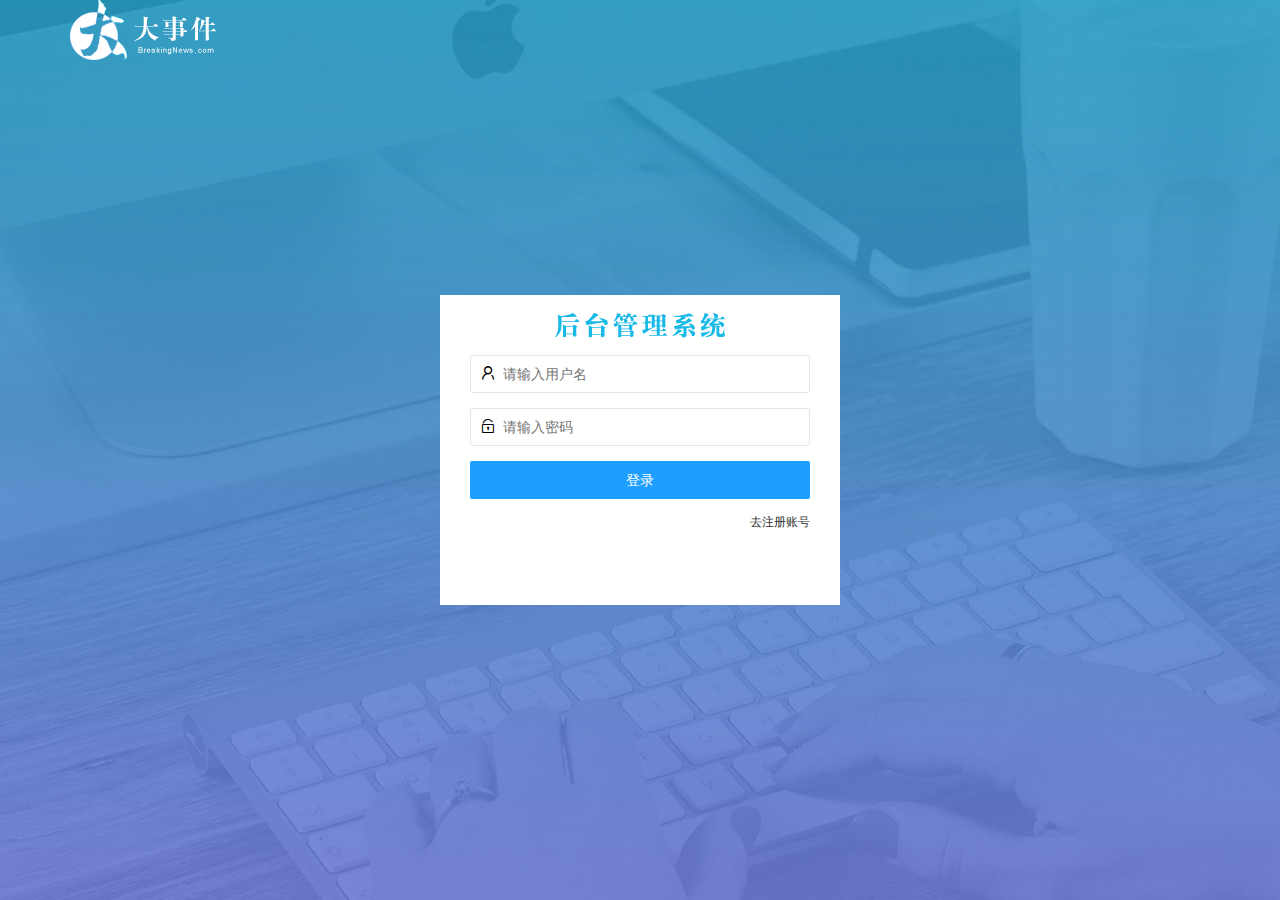
<file: login.html>
<!DOCTYPE html>
<html lang="en">
<head>
    <meta charset="UTF-8">
    <meta name="viewport" content="width=device-width, initial-scale=1.0">
    <title>大事件-登录/注册</title>
    <link rel="stylesheet" href="./assets/css/login.css">
    <link rel="stylesheet" href="./assets/lib/layui/css/layui.css">
</head>
<body>
    <!-- 头部的logo区域 -->
    <div class="layui-main">
        <img src="./assets/images/logo.png" alt="" />
    </div>
    <!-- 登录注册区域 -->
    <div class="loginAndRegBox">
        <div class="title-box"></div>
        <!-- 登录的div -->
        <div class="login-box">
            <form class="layui-form" id="form_login">
                <!-- 用户名 -->
                <div class="layui-form-item">
                    <i class="layui-icon layui-icon-username"></i>
                    <input type="text" name="username" required  lay-verify="required" placeholder="请输入用户名" autocomplete="off" class="layui-input">
                </div>
                <!-- 密码 -->
                <div class="layui-form-item">
                    <i class="layui-icon layui-icon-password"></i>
                    <input type="password" name="password" required  lay-verify="required|pwd" placeholder="请输入密码" autocomplete="off" class="layui-input">
                </div>
                <!-- 登录按钮 -->
                <div class="layui-form-item">
                    <button class="layui-btn layui-btn-fluid layui-btn layui-btn-normal" lay-submit>登录</button>
                </div>

                <div class="layui-form-item links">
                    <a href="javascript:;" id="link_reg">去注册账号</a>
                </div>
            </form>
        </div>
        <!-- 注册的div -->
        <div class="reg-box">
            <form class="layui-form" id="form_reg">
                <!-- 用户名 -->
                <div class="layui-form-item">
                    <i class="layui-icon layui-icon-username"></i>
                    <input type="text" name="username" required  lay-verify="required" placeholder="请输入用户名" autocomplete="off" class="layui-input">
                </div>
                <!-- 密码 -->
                <div class="layui-form-item">
                    <i class="layui-icon layui-icon-password"></i>
                    <input type="password" name="password" required  lay-verify="required|pwd" placeholder="请输入密码" autocomplete="off" class="layui-input">
                </div>
                <!-- 再次确认密码 -->
                <div class="layui-form-item">
                    <i class="layui-icon layui-icon-password"></i>
                    <input type="password" name="repassword" required  lay-verify="required|pwd|repwd" placeholder="再次确认密码" autocomplete="off" class="layui-input">
                </div>
                <!-- 登录按钮 -->
                <div class="layui-form-item">
                    <button class="layui-btn layui-btn-fluid layui-btn layui-btn-normal" lay-submit>注册</button>
                </div>

                <div class="layui-form-item links">
                    <a href="javascript:;" id="link_login">去登录</a>
                </div>
            </form>
        </div>
    </div>
    <script src="./assets/lib/layui/layui.all.js"></script>
    <script src="./assets/lib/jquery.js"></script>
    <!-- baseapi放在jquery之后，自己js之前 -->
    <script src="./assets/js/baseAPI.js"></script>
    <script src="./assets/js/login.js"></script>
    
</body>
</html>
</file>
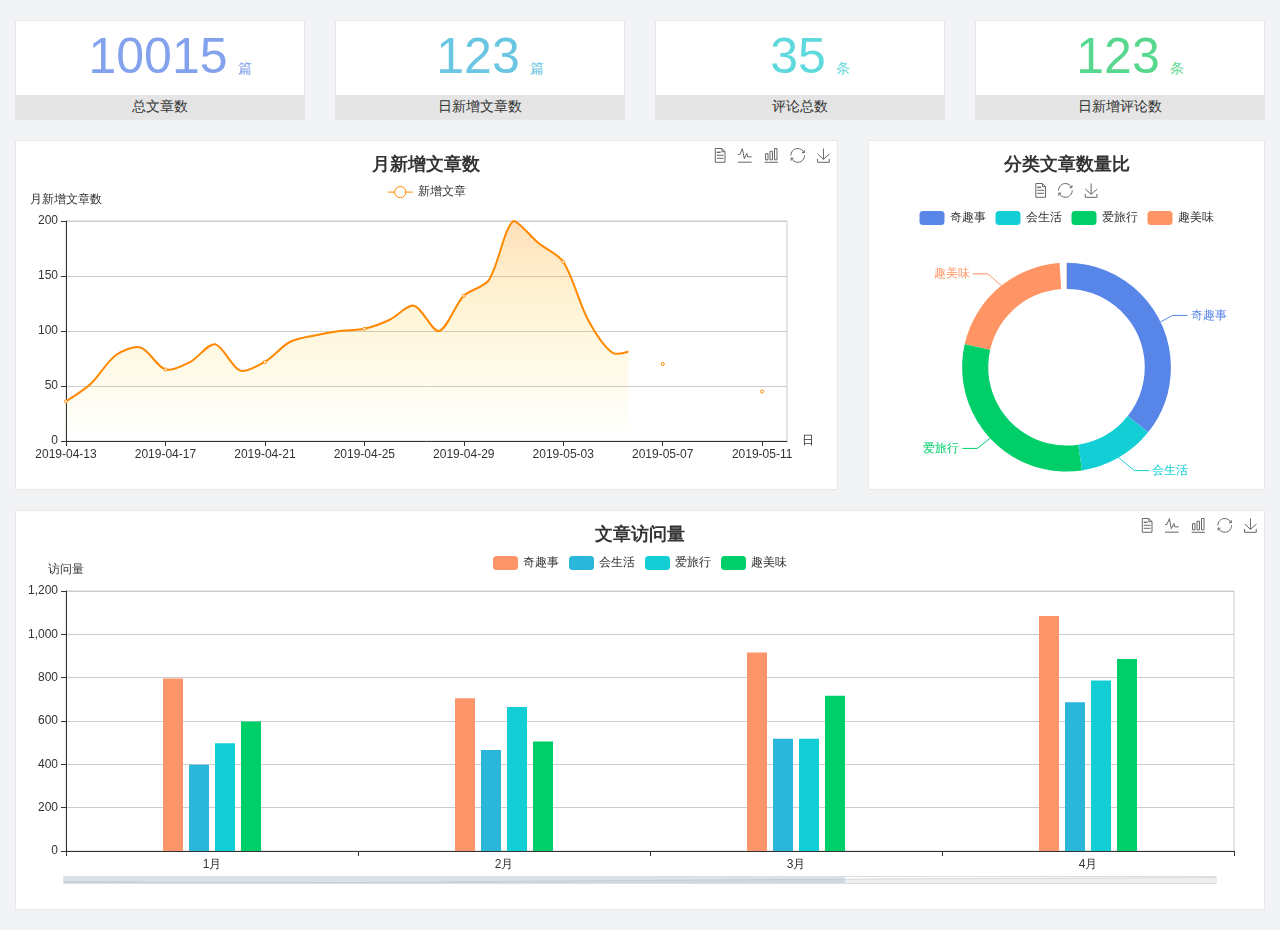
<file: home/dashboard.html>
<!DOCTYPE html>
<html lang="en">

<head>
  <meta charset="UTF-8">
  <meta name="viewport" content="width=device-width, initial-scale=1.0">
  <meta http-equiv="X-UA-Compatible" content="ie=edge">
  <title>图表统计</title>
  <link rel="stylesheet" href="../assets/lib/bootstrap.css" />
  <link rel="stylesheet" href="../assets/lib/main.css" />
  <script src="../assets/lib/jquery.js"></script>
  <script type="text/javascript" src="../assets/lib/echarts.min.js"></script>
</head>

<body>
  <div class="container-fluid">
    <div class="row spannel_list">
      <div class="col-sm-3 col-xs-6">
        <div class="spannel">
          <em>10015</em><span>篇</span>
          <b>总文章数</b>
        </div>
      </div>
      <div class="col-sm-3 col-xs-6">
        <div class="spannel scolor01">
          <em>123</em><span>篇</span>
          <b>日新增文章数</b>
        </div>
      </div>
      <div class="col-sm-3 col-xs-6">
        <div class="spannel scolor02">
          <em>35</em><span>条</span>
          <b>评论总数</b>
        </div>
      </div>
      <div class="col-sm-3 col-xs-6">
        <div class="spannel scolor03">
          <em>123</em><span>条</span>
          <b>日新增评论数</b>
        </div>
      </div>
    </div>
  </div>

  <div class="container-fluid">
    <div class="row curve-pie">
      <div class="col-lg-8 col-md-8">
        <div class="gragh_pannel" id="curve_show"></div>
      </div>
      <div class="col-lg-4 col-md-4">
        <div class="gragh_pannel" id="pie_show"></div>
      </div>
    </div>
  </div>

  <div class="container-fluid">
    <div class="column_pannel" id="column_show"></div>
  </div>

  <script>
    var oChart = echarts.init(document.getElementById('curve_show'));
    var aList_all = [
      { 'count': 36, 'date': '2019-04-13' },
      { 'count': 52, 'date': '2019-04-14' },
      { 'count': 78, 'date': '2019-04-15' },
      { 'count': 85, 'date': '2019-04-16' },
      { 'count': 65, 'date': '2019-04-17' },
      { 'count': 72, 'date': '2019-04-18' },
      { 'count': 88, 'date': '2019-04-19' },
      { 'count': 64, 'date': '2019-04-20' },
      { 'count': 72, 'date': '2019-04-21' },
      { 'count': 90, 'date': '2019-04-22' },
      { 'count': 96, 'date': '2019-04-23' },
      { 'count': 100, 'date': '2019-04-24' },
      { 'count': 102, 'date': '2019-04-25' },
      { 'count': 110, 'date': '2019-04-26' },
      { 'count': 123, 'date': '2019-04-27' },
      { 'count': 100, 'date': '2019-04-28' },
      { 'count': 132, 'date': '2019-04-29' },
      { 'count': 146, 'date': '2019-04-30' },
      { 'count': 200, 'date': '2019-05-01' },
      { 'count': 180, 'date': '2019-05-02' },
      { 'count': 163, 'date': '2019-05-03' },
      { 'count': 110, 'date': '2019-05-04' },
      { 'count': 80, 'date': '2019-05-05' },
      { 'count': 82, 'date': '2019-05-06' },
      { 'count': 70, 'date': '2019-05-07' },
      { 'count': 65, 'date': '2019-05-08' },
      { 'count': 54, 'date': '2019-05-09' },
      { 'count': 40, 'date': '2019-05-10' },
      { 'count': 45, 'date': '2019-05-11' },
      { 'count': 38, 'date': '2019-05-12' },
    ];

    let aCount = [];
    let aDate = [];

    for (var i = 0; i < aList_all.length; i++) {
      aCount.push(aList_all[i].count);
      aDate.push(aList_all[i].date);
    }

    var chartopt = {
      title: {
        text: '月新增文章数',
        left: 'center',
        top: '10'
      },
      tooltip: {
        trigger: 'axis'
      },
      legend: {
        data: ['新增文章'],
        top: '40'
      },
      toolbox: {
        show: true,
        feature: {
          mark: { show: true },
          dataView: { show: true, readOnly: false },
          magicType: { show: true, type: ['line', 'bar'] },
          restore: { show: true },
          saveAsImage: { show: true }
        }
      },
      calculable: true,
      xAxis: [
        {
          name: '日',
          type: 'category',
          boundaryGap: false,
          data: aDate
        }
      ],
      yAxis: [
        {
          name: '月新增文章数',
          type: 'value'
        }
      ],
      series: [
        {
          name: '新增文章',
          type: 'line',
          smooth: true,
          itemStyle: { normal: { areaStyle: { type: 'default' }, color: '#f80' }, lineStyle: { color: '#f80' } },
          data: aCount
        }],
      areaStyle: {
        normal: {
          color: new echarts.graphic.LinearGradient(0, 0, 0, 1, [{
            offset: 0,
            color: 'rgba(255,136,0,0.39)'
          }, {
            offset: .34,
            color: 'rgba(255,180,0,0.25)'
          }, {
            offset: 1,
            color: 'rgba(255,222,0,0.00)'
          }])

        }
      },
      grid: {
        show: true,
        x: 50,
        x2: 50,
        y: 80,
        height: 220
      }
    };

    oChart.setOption(chartopt);


    var oPie = echarts.init(document.getElementById('pie_show'));
    var oPieopt =
    {
      title: {
        top: 10,
        text: '分类文章数量比',
        x: 'center'
      },
      tooltip: {
        trigger: 'item',
        formatter: "{a} <br/>{b} : {c} ({d}%)"
      },
      color: ['#5885e8', '#13cfd5', '#00ce68', '#ff9565'],
      legend: {
        x: 'center',
        top: 65,
        data: ['奇趣事', '会生活', '爱旅行', '趣美味']
      },
      toolbox: {
        show: true,
        x: 'center',
        top: 35,
        feature: {
          mark: { show: true },
          dataView: { show: true, readOnly: false },
          magicType: {
            show: true,
            type: ['pie', 'funnel'],
            option: {
              funnel: {
                x: '25%',
                width: '50%',
                funnelAlign: 'left',
                max: 1548
              }
            }
          },
          restore: { show: true },
          saveAsImage: { show: true }
        }
      },
      calculable: true,
      series: [
        {
          name: '访问来源',
          type: 'pie',
          radius: ['45%', '60%'],
          center: ['50%', '65%'],
          data: [
            { value: 300, name: '奇趣事' },
            { value: 100, name: '会生活' },
            { value: 260, name: '爱旅行' },
            { value: 180, name: '趣美味' }
          ]
        }
      ]
    };
    oPie.setOption(oPieopt);



    var oColumn = this.echarts.init(document.getElementById('column_show'));
    var oColumnopt =
    {
      title: {
        text: '文章访问量',
        left: 'center',
        top: '10'
      },
      tooltip: {
        trigger: 'axis'
      },
      legend: {
        data: ['奇趣事', '会生活', '爱旅行', '趣美味'],
        top: '40'
      },
      toolbox: {
        show: true,
        feature: {
          mark: { show: true },
          dataView: { show: true, readOnly: false },
          magicType: { show: true, type: ['line', 'bar'] },
          restore: { show: true },
          saveAsImage: { show: true }
        }
      },
      calculable: true,
      xAxis: [
        {
          type: 'category',
          data: ['1月', '2月', '3月', '4月', '5月']
        }
      ],
      yAxis: [
        {
          name: '访问量',
          type: 'value'
        }
      ],
      series: [
        {
          name: '奇趣事',
          type: 'bar',
          barWidth: 20,
          itemStyle: {
            normal: { areaStyle: { type: 'default' }, color: '#fd956a' }
          },
          data: [800, 708, 920, 1090, 1200]
        },
        {
          name: '会生活',
          type: 'bar',
          barWidth: 20,
          itemStyle: {
            normal: { areaStyle: { type: 'default' }, color: '#2bb6db' }
          },
          data: [400, 468, 520, 690, 800]
        },
        {
          name: '爱旅行',
          type: 'bar',
          barWidth: 20,
          itemStyle: {
            normal: { areaStyle: { type: 'default' }, color: '#13cfd5' }
          },
          data: [500, 668, 520, 790, 900]
        },
        {
          name: '趣美味',
          type: 'bar',
          barWidth: 20,
          itemStyle: {
            normal: { areaStyle: { type: 'default' }, color: '#00ce68' }
          },
          data: [600, 508, 720, 890, 1000]
        }
      ],
      grid: {
        show: true,
        x: 50,
        x2: 30,
        y: 80,
        height: 260
      },
      dataZoom: [//给x轴设置滚动条
        {
          start: 0,//默认为0
          end: 100 - 1000 / 31,//默认为100
          type: 'slider',
          show: true,
          xAxisIndex: [0],
          handleSize: 0,//滑动条的 左右2个滑动条的大小
          height: 8,//组件高度
          left: 45, //左边的距离
          right: 50,//右边的距离
          bottom: 26,//右边的距离
          handleColor: '#ddd',//h滑动图标的颜色
          handleStyle: {
            borderColor: "#cacaca",
            borderWidth: "1",
            shadowBlur: 2,
            background: "#ddd",
            shadowColor: "#ddd",
          }
        }]
    };
    oColumn.setOption(oColumnopt);
  </script>
</body>

</html>
</file>
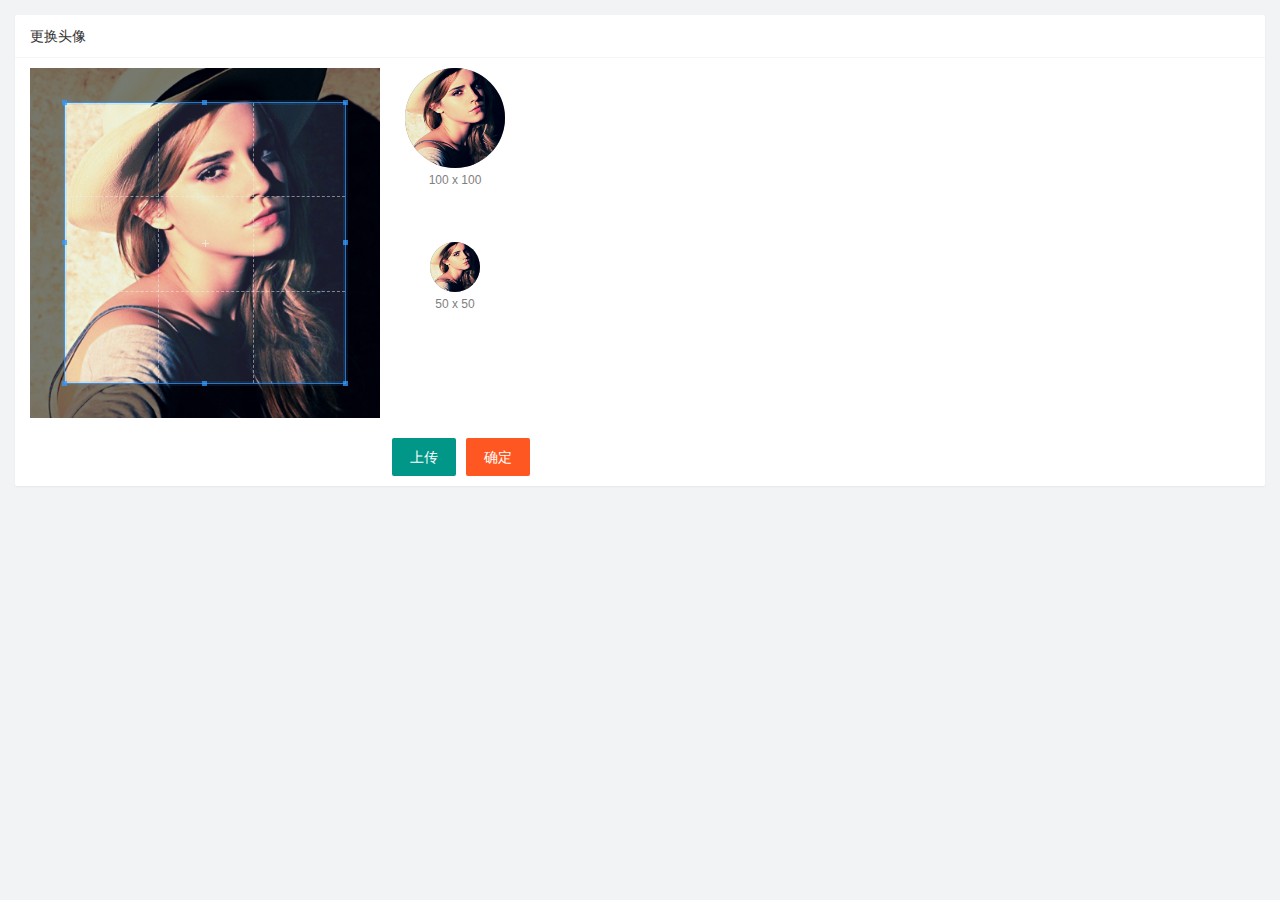
<file: user/user_avatar.html>
<!DOCTYPE html>
<html lang="en">
<head>
    <meta charset="UTF-8">
    <meta name="viewport" content="width=device-width, initial-scale=1.0">
    <title>Document</title>
    <link rel="stylesheet" href="../assets/lib/layui/css/layui.css">
    <!-- 导入图片裁剪插件 -->
    <link rel="stylesheet" href="../assets/lib/cropper/cropper.css" />
    <link rel="stylesheet" href="../assets/css/user/user_avatar.css">
</head>
<body>
    <div class="layui-card">
        <div class="layui-card-header">更换头像</div>
        <div class="layui-card-body">
          <!-- 第一行的图片裁剪和预览区域 -->
  <div class="row1">
    <!-- 图片裁剪区域 -->
    <div class="cropper-box">
      <!-- 这个 img 标签很重要，将来会把它初始化为裁剪区域 -->
      <img id="image" src="../assets/images/sample.jpg" />
    </div>
    <!-- 图片的预览区域 -->
    <div class="preview-box">
      <div>
        <!-- 宽高为 100px 的预览区域 -->
        <div class="img-preview w100"></div>
        <p class="size">100 x 100</p>
      </div>
      <div>
        <!-- 宽高为 50px 的预览区域 -->
        <div class="img-preview w50"></div>
        <p class="size">50 x 50</p>
      </div>
    </div>
  </div>

  <!-- 第二行的按钮区域 -->
  <div class="row2">
      <!-- 通过accept属性，可以指定，允许用户选择什么类型的文件 -->
      <input type="file" id="file" accept="image/png,image/jpeg ">
    <button type="button" class="layui-btn" id="btnChooseImage">上传</button>
    <button type="button" class="layui-btn layui-btn-danger" id="btnUpload">确定</button>
  </div>
        </div>
      </div>
      <script src="../assets/lib/layui/layui.all.js"></script>
      <script src="../assets/lib/jquery.js"></script>
<script src="../assets/lib/cropper/Cropper.js"></script>
<script src="../assets/lib/cropper/jquery-cropper.js"></script>
<script src="../assets/js/baseAPI.js"></script>
<script src="../assets/js/user/user_avatar.js"></script>
</body>
</html>
</file>
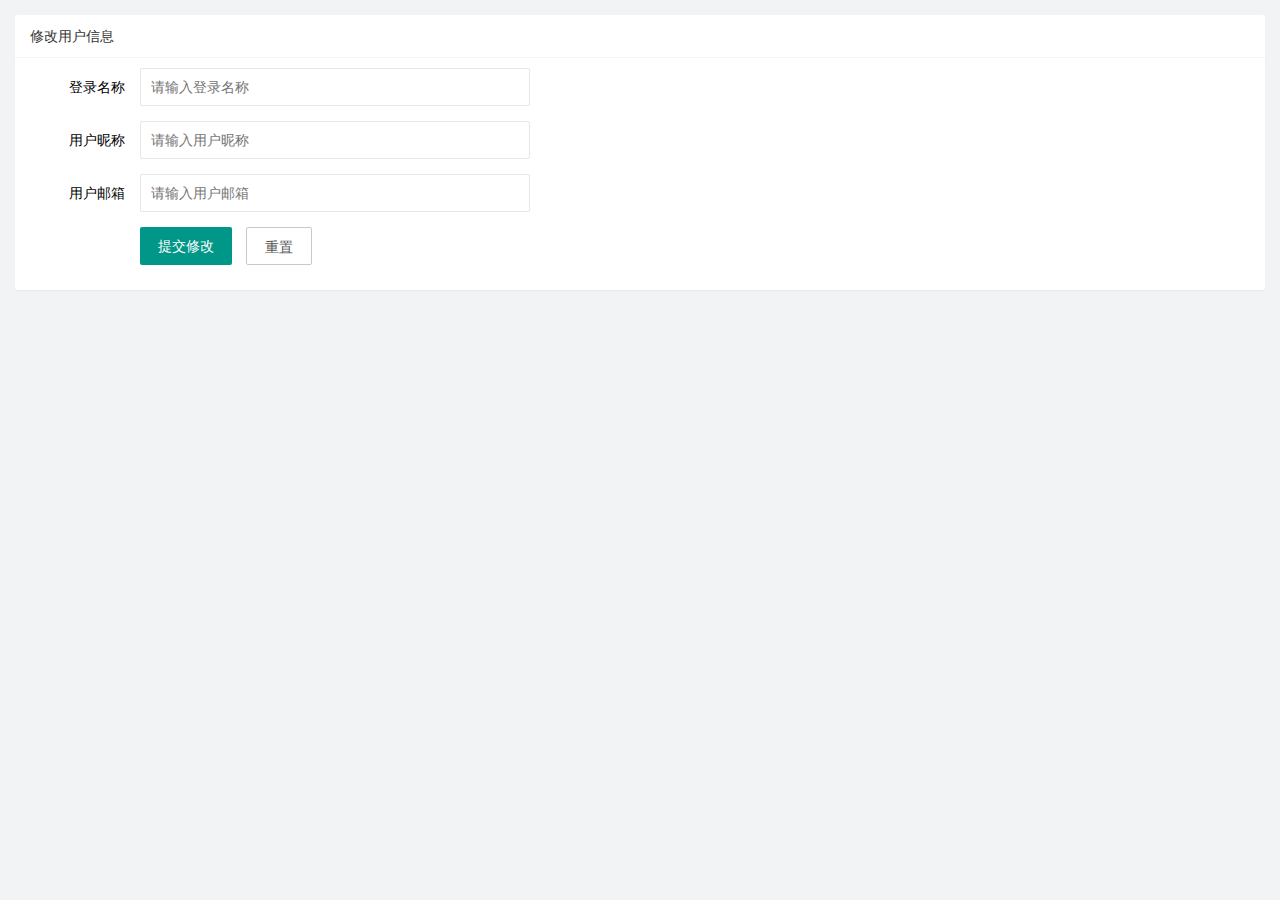
<file: user/user_info.html>
<!DOCTYPE html>
<html lang="en">
<head>
    <meta charset="UTF-8">
    <meta name="viewport" content="width=device-width, initial-scale=1.0">
    <title>Document</title>
    <link rel="stylesheet" href="../assets/lib/layui/css/layui.css">
    <link rel="stylesheet" href="../assets/css/user/user_info.css">
</head>
<body>
    <!-- 卡片区域 -->
    <div class="layui-card">
        <div class="layui-card-header">修改用户信息</div>
        <div class="layui-card-body">
            <!-- form表单区域 -->
            <form class="layui-form" lay-filter="formUserInfo">
                <!-- 这是隐藏域 -->
                <input type="hidden" name="id" value="">
                <div class="layui-form-item">
                  <label class="layui-form-label">登录名称</label>
                  <div class="layui-input-block">
                    <input type="text" name="username" required  lay-verify="required" placeholder="请输入登录名称" autocomplete="off" class="layui-input" readonly>
                  </div>
                </div>
                <div class="layui-form-item">
                    <label class="layui-form-label">用户昵称</label>
                    <div class="layui-input-block">
                      <input type="text" name="nickname" required  lay-verify="required|nickname" placeholder="请输入用户昵称" autocomplete="off" class="layui-input">
                    </div>
                  </div>
                  <div class="layui-form-item">
                    <label class="layui-form-label">用户邮箱</label>
                    <div class="layui-input-block">
                      <input type="text" name="email" required  lay-verify="required|email" placeholder="请输入用户邮箱" autocomplete="off" class="layui-input">
                    </div>
                  </div>
                  <div class="layui-form-item">
                    <div class="layui-input-block">
                      <button class="layui-btn" lay-submit lay-filter="formDemo">提交修改</button>
                      <button type="reset" class="layui-btn layui-btn-primary" id="btnReset">重置</button>
                    </div>
                  </div>
            </form>
        </div>
      </div>
      <script src="../assets/lib/layui/layui.all.js"></script>
      <script src="../assets/lib/jquery.js"></script>
      <script src="../assets/js/baseAPI.js"></script>
      <script src="../assets/js/user/user_info.js"></script>
</body>
</html>
</file>
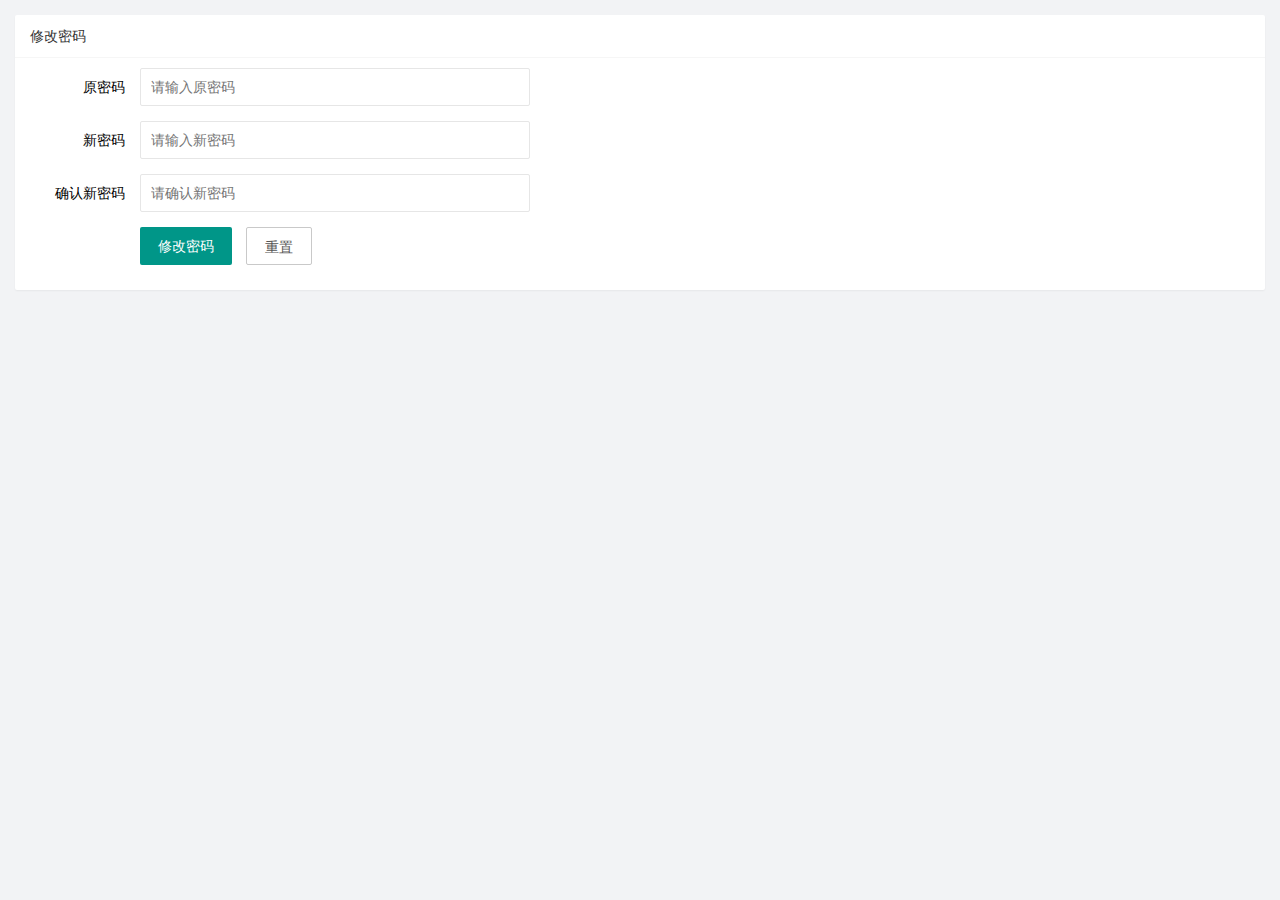
<file: user/user_pwd.html>
<!DOCTYPE html>
<html lang="en">
<head>
    <meta charset="UTF-8">
    <meta name="viewport" content="width=device-width, initial-scale=1.0">
    <title>Document</title>
    <link rel="stylesheet" href="../assets/lib/layui/css/layui.css">
    <link rel="stylesheet" href="../assets/css/user/user_pwd.css">
</head>
<body>
    <!-- 卡片区域 -->
    <div class="layui-card">
        <div class="layui-card-header">修改密码</div>
        <div class="layui-card-body">
            <form class="layui-form" action="">
                <div class="layui-form-item">
                  <label class="layui-form-label">原密码</label>
                  <div class="layui-input-block">
                    <input type="password" name="oldPwd" required  lay-verify="required|pwd" placeholder="请输入原密码" autocomplete="off" class="layui-input">
                  </div>
                </div>
                <div class="layui-form-item">
                    <label class="layui-form-label">新密码</label>
                    <div class="layui-input-block">
                      <input type="password" name="newPwd" required  lay-verify="required|pwd|samePwd" placeholder="请输入新密码" autocomplete="off" class="layui-input">
                    </div>
                  </div>
                  <div class="layui-form-item">
                    <label class="layui-form-label">确认新密码</label>
                    <div class="layui-input-block">
                      <input type="password" name="rePwd" required  lay-verify="required|pwd|rePwd" placeholder="请确认新密码" autocomplete="off" class="layui-input">
                    </div>
                  </div>
                  <div class="layui-form-item">
                    <div class="layui-input-block">
                      <button class="layui-btn" lay-submit lay-filter="formDemo">修改密码</button>
                      <button type="reset" class="layui-btn layui-btn-primary">重置</button>
                    </div>
                  </div>
            </form>
        </div>
      </div>
      <script src="../assets/lib/layui/layui.all.js"></script>
      <script src="../assets/lib/jquery.js"></script>
      <script src="../assets/js/baseAPI.js"></script>
      <script src="../assets/js/user/user_pwd.js"></script>
</body>
</html>
</file>
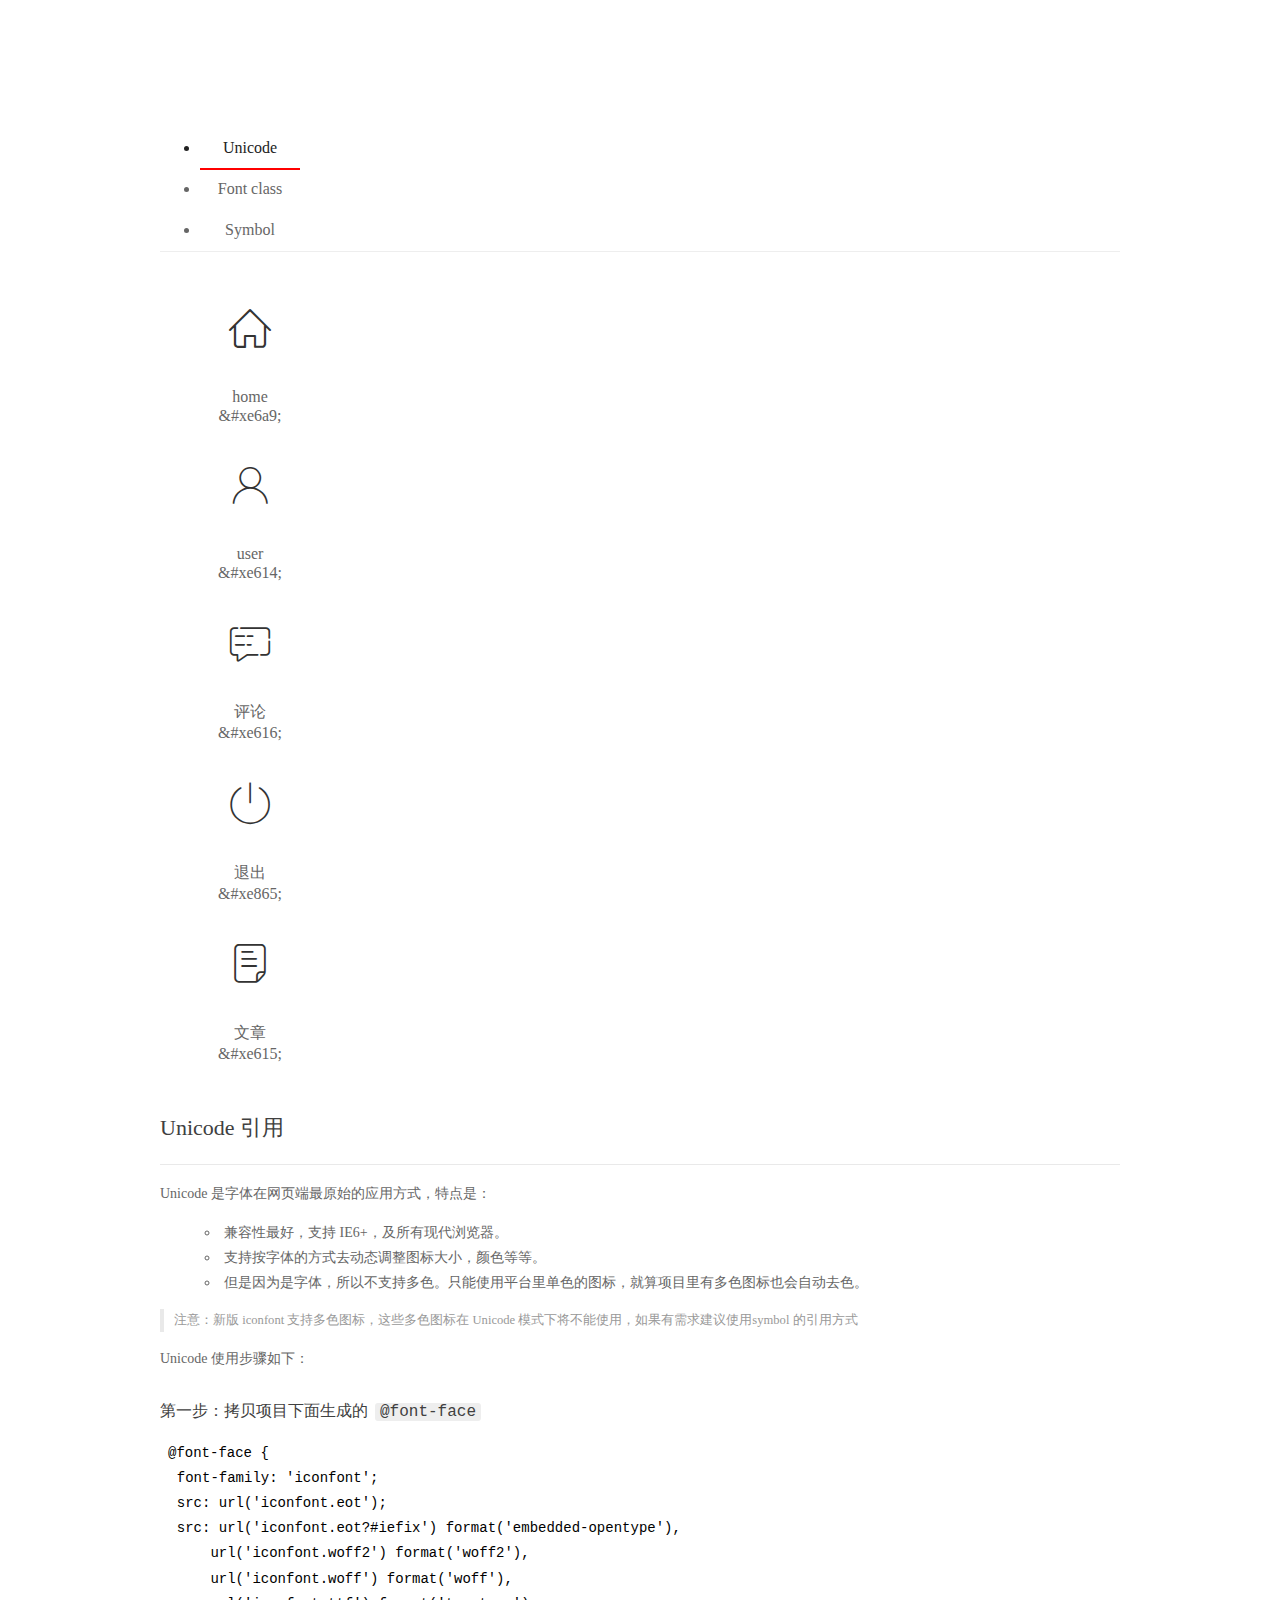
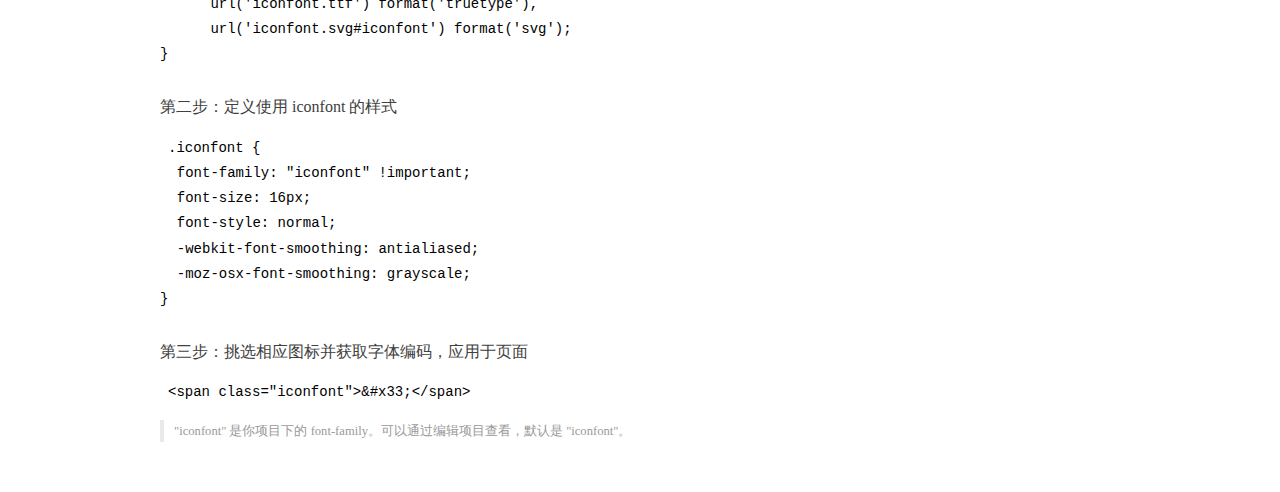
<file: assets/fonts/demo_index.html>
<!DOCTYPE html>
<html>
<head>
  <meta charset="utf-8"/>
  <title>IconFont Demo</title>
  <link rel="shortcut icon" href="https://gtms04.alicdn.com/tps/i4/TB1_oz6GVXXXXaFXpXXJDFnIXXX-64-64.ico" type="image/x-icon"/>
  <link rel="stylesheet" href="https://g.alicdn.com/thx/cube/1.3.2/cube.min.css">
  <link rel="stylesheet" href="demo.css">
  <link rel="stylesheet" href="iconfont.css">
  <script src="iconfont.js"></script>
  <!-- jQuery -->
  <script src="https://a1.alicdn.com/oss/uploads/2018/12/26/7bfddb60-08e8-11e9-9b04-53e73bb6408b.js"></script>
  <!-- 代码高亮 -->
  <script src="https://a1.alicdn.com/oss/uploads/2018/12/26/a3f714d0-08e6-11e9-8a15-ebf944d7534c.js"></script>
</head>
<body>
  <div class="main">
    <h1 class="logo"><a href="https://www.iconfont.cn/" title="iconfont 首页" target="_blank">&#xe86b;</a></h1>
    <div class="nav-tabs">
      <ul id="tabs" class="dib-box">
        <li class="dib active"><span>Unicode</span></li>
        <li class="dib"><span>Font class</span></li>
        <li class="dib"><span>Symbol</span></li>
      </ul>
      
    </div>
    <div class="tab-container">
      <div class="content unicode" style="display: block;">
          <ul class="icon_lists dib-box">
          
            <li class="dib">
              <span class="icon iconfont">&#xe6a9;</span>
                <div class="name">home</div>
                <div class="code-name">&amp;#xe6a9;</div>
              </li>
          
            <li class="dib">
              <span class="icon iconfont">&#xe614;</span>
                <div class="name">user</div>
                <div class="code-name">&amp;#xe614;</div>
              </li>
          
            <li class="dib">
              <span class="icon iconfont">&#xe616;</span>
                <div class="name">评论</div>
                <div class="code-name">&amp;#xe616;</div>
              </li>
          
            <li class="dib">
              <span class="icon iconfont">&#xe865;</span>
                <div class="name">退出</div>
                <div class="code-name">&amp;#xe865;</div>
              </li>
          
            <li class="dib">
              <span class="icon iconfont">&#xe615;</span>
                <div class="name">文章</div>
                <div class="code-name">&amp;#xe615;</div>
              </li>
          
          </ul>
          <div class="article markdown">
          <h2 id="unicode-">Unicode 引用</h2>
          <hr>

          <p>Unicode 是字体在网页端最原始的应用方式，特点是：</p>
          <ul>
            <li>兼容性最好，支持 IE6+，及所有现代浏览器。</li>
            <li>支持按字体的方式去动态调整图标大小，颜色等等。</li>
            <li>但是因为是字体，所以不支持多色。只能使用平台里单色的图标，就算项目里有多色图标也会自动去色。</li>
          </ul>
          <blockquote>
            <p>注意：新版 iconfont 支持多色图标，这些多色图标在 Unicode 模式下将不能使用，如果有需求建议使用symbol 的引用方式</p>
          </blockquote>
          <p>Unicode 使用步骤如下：</p>
          <h3 id="-font-face">第一步：拷贝项目下面生成的 <code>@font-face</code></h3>
<pre><code class="language-css"
>@font-face {
  font-family: 'iconfont';
  src: url('iconfont.eot');
  src: url('iconfont.eot?#iefix') format('embedded-opentype'),
      url('iconfont.woff2') format('woff2'),
      url('iconfont.woff') format('woff'),
      url('iconfont.ttf') format('truetype'),
      url('iconfont.svg#iconfont') format('svg');
}
</code></pre>
          <h3 id="-iconfont-">第二步：定义使用 iconfont 的样式</h3>
<pre><code class="language-css"
>.iconfont {
  font-family: "iconfont" !important;
  font-size: 16px;
  font-style: normal;
  -webkit-font-smoothing: antialiased;
  -moz-osx-font-smoothing: grayscale;
}
</code></pre>
          <h3 id="-">第三步：挑选相应图标并获取字体编码，应用于页面</h3>
<pre>
<code class="language-html"
>&lt;span class="iconfont"&gt;&amp;#x33;&lt;/span&gt;
</code></pre>
          <blockquote>
            <p>"iconfont" 是你项目下的 font-family。可以通过编辑项目查看，默认是 "iconfont"。</p>
          </blockquote>
          </div>
      </div>
      <div class="content font-class">
        <ul class="icon_lists dib-box">
          
          <li class="dib">
            <span class="icon iconfont icon-home"></span>
            <div class="name">
              home
            </div>
            <div class="code-name">.icon-home
            </div>
          </li>
          
          <li class="dib">
            <span class="icon iconfont icon-user"></span>
            <div class="name">
              user
            </div>
            <div class="code-name">.icon-user
            </div>
          </li>
          
          <li class="dib">
            <span class="icon iconfont icon-pinglun"></span>
            <div class="name">
              评论
            </div>
            <div class="code-name">.icon-pinglun
            </div>
          </li>
          
          <li class="dib">
            <span class="icon iconfont icon-tuichu"></span>
            <div class="name">
              退出
            </div>
            <div class="code-name">.icon-tuichu
            </div>
          </li>
          
          <li class="dib">
            <span class="icon iconfont icon-16"></span>
            <div class="name">
              文章
            </div>
            <div class="code-name">.icon-16
            </div>
          </li>
          
        </ul>
        <div class="article markdown">
        <h2 id="font-class-">font-class 引用</h2>
        <hr>

        <p>font-class 是 Unicode 使用方式的一种变种，主要是解决 Unicode 书写不直观，语意不明确的问题。</p>
        <p>与 Unicode 使用方式相比，具有如下特点：</p>
        <ul>
          <li>兼容性良好，支持 IE8+，及所有现代浏览器。</li>
          <li>相比于 Unicode 语意明确，书写更直观。可以很容易分辨这个 icon 是什么。</li>
          <li>因为使用 class 来定义图标，所以当要替换图标时，只需要修改 class 里面的 Unicode 引用。</li>
          <li>不过因为本质上还是使用的字体，所以多色图标还是不支持的。</li>
        </ul>
        <p>使用步骤如下：</p>
        <h3 id="-fontclass-">第一步：引入项目下面生成的 fontclass 代码：</h3>
<pre><code class="language-html">&lt;link rel="stylesheet" href="./iconfont.css"&gt;
</code></pre>
        <h3 id="-">第二步：挑选相应图标并获取类名，应用于页面：</h3>
<pre><code class="language-html">&lt;span class="iconfont icon-xxx"&gt;&lt;/span&gt;
</code></pre>
        <blockquote>
          <p>"
            iconfont" 是你项目下的 font-family。可以通过编辑项目查看，默认是 "iconfont"。</p>
        </blockquote>
      </div>
      </div>
      <div class="content symbol">
          <ul class="icon_lists dib-box">
          
            <li class="dib">
                <svg class="icon svg-icon" aria-hidden="true">
                  <use xlink:href="#icon-home"></use>
                </svg>
                <div class="name">home</div>
                <div class="code-name">#icon-home</div>
            </li>
          
            <li class="dib">
                <svg class="icon svg-icon" aria-hidden="true">
                  <use xlink:href="#icon-user"></use>
                </svg>
                <div class="name">user</div>
                <div class="code-name">#icon-user</div>
            </li>
          
            <li class="dib">
                <svg class="icon svg-icon" aria-hidden="true">
                  <use xlink:href="#icon-pinglun"></use>
                </svg>
                <div class="name">评论</div>
                <div class="code-name">#icon-pinglun</div>
            </li>
          
            <li class="dib">
                <svg class="icon svg-icon" aria-hidden="true">
                  <use xlink:href="#icon-tuichu"></use>
                </svg>
                <div class="name">退出</div>
                <div class="code-name">#icon-tuichu</div>
            </li>
          
            <li class="dib">
                <svg class="icon svg-icon" aria-hidden="true">
                  <use xlink:href="#icon-16"></use>
                </svg>
                <div class="name">文章</div>
                <div class="code-name">#icon-16</div>
            </li>
          
          </ul>
          <div class="article markdown">
          <h2 id="symbol-">Symbol 引用</h2>
          <hr>

          <p>这是一种全新的使用方式，应该说这才是未来的主流，也是平台目前推荐的用法。相关介绍可以参考这篇<a href="">文章</a>
            这种用法其实是做了一个 SVG 的集合，与另外两种相比具有如下特点：</p>
          <ul>
            <li>支持多色图标了，不再受单色限制。</li>
            <li>通过一些技巧，支持像字体那样，通过 <code>font-size</code>, <code>color</code> 来调整样式。</li>
            <li>兼容性较差，支持 IE9+，及现代浏览器。</li>
            <li>浏览器渲染 SVG 的性能一般，还不如 png。</li>
          </ul>
          <p>使用步骤如下：</p>
          <h3 id="-symbol-">第一步：引入项目下面生成的 symbol 代码：</h3>
<pre><code class="language-html">&lt;script src="./iconfont.js"&gt;&lt;/script&gt;
</code></pre>
          <h3 id="-css-">第二步：加入通用 CSS 代码（引入一次就行）：</h3>
<pre><code class="language-html">&lt;style&gt;
.icon {
  width: 1em;
  height: 1em;
  vertical-align: -0.15em;
  fill: currentColor;
  overflow: hidden;
}
&lt;/style&gt;
</code></pre>
          <h3 id="-">第三步：挑选相应图标并获取类名，应用于页面：</h3>
<pre><code class="language-html">&lt;svg class="icon" aria-hidden="true"&gt;
  &lt;use xlink:href="#icon-xxx"&gt;&lt;/use&gt;
&lt;/svg&gt;
</code></pre>
          </div>
      </div>

    </div>
  </div>
  <script>
  $(document).ready(function () {
      $('.tab-container .content:first').show()

      $('#tabs li').click(function (e) {
        var tabContent = $('.tab-container .content')
        var index = $(this).index()

        if ($(this).hasClass('active')) {
          return
        } else {
          $('#tabs li').removeClass('active')
          $(this).addClass('active')

          tabContent.hide().eq(index).fadeIn()
        }
      })
    })
  </script>
</body>
</html>
</file>
<file: assets/css/login.css>
html,
body {
    margin:0;
    padding:0;
    width: 100%;
    height: 100%;
    background: url(../images/login_bg.jpg) no-repeat center;
    background-size: cover;
}
.loginAndRegBox {
    width: 400px;
    height: 310px;
    background-color: #fff;
    position: absolute;
    left: 50%;
    top:50%;
    transform: translate(-50%, -50%);
}
.title-box {
    height: 60px;
    background: url(../images/login_title.png) no-repeat center;
}
.reg-box {
    display:none;
}
.layui-form {
    padding:0 30px;
}
.links{
    display:flex;
    justify-content: flex-end;
}
.links a {
    font-size: 12px;
}
.layui-form-item {
    position: relative;
}
.layui-icon {
    position: absolute;
    left: 10px;
    top:10px;
}
.layui-input {
    padding-left: 32px!important;
}
</file>
<file: assets/lib/layui/css/layui.css>
/** layui-v2.5.5 MIT License By https://www.layui.com */
 .layui-inline,img{display:inline-block;vertical-align:middle}h1,h2,h3,h4,h5,h6{font-weight:400}.layui-edge,.layui-header,.layui-inline,.layui-main{position:relative}.layui-body,.layui-edge,.layui-elip{overflow:hidden}.layui-btn,.layui-edge,.layui-inline,img{vertical-align:middle}.layui-btn,.layui-disabled,.layui-icon,.layui-unselect{-moz-user-select:none;-webkit-user-select:none;-ms-user-select:none}.layui-elip,.layui-form-checkbox span,.layui-form-pane .layui-form-label{text-overflow:ellipsis;white-space:nowrap}.layui-breadcrumb,.layui-tree-btnGroup{visibility:hidden}blockquote,body,button,dd,div,dl,dt,form,h1,h2,h3,h4,h5,h6,input,li,ol,p,pre,td,textarea,th,ul{margin:0;padding:0;-webkit-tap-highlight-color:rgba(0,0,0,0)}a:active,a:hover{outline:0}img{border:none}li{list-style:none}table{border-collapse:collapse;border-spacing:0}h4,h5,h6{font-size:100%}button,input,optgroup,option,select,textarea{font-family:inherit;font-size:inherit;font-style:inherit;font-weight:inherit;outline:0}pre{white-space:pre-wrap;white-space:-moz-pre-wrap;white-space:-pre-wrap;white-space:-o-pre-wrap;word-wrap:break-word}body{line-height:24px;font:14px Helvetica Neue,Helvetica,PingFang SC,Tahoma,Arial,sans-serif}hr{height:1px;margin:10px 0;border:0;clear:both}a{color:#333;text-decoration:none}a:hover{color:#777}a cite{font-style:normal;*cursor:pointer}.layui-border-box,.layui-border-box *{box-sizing:border-box}.layui-box,.layui-box *{box-sizing:content-box}.layui-clear{clear:both;*zoom:1}.layui-clear:after{content:'\20';clear:both;*zoom:1;display:block;height:0}.layui-inline{*display:inline;*zoom:1}.layui-edge{display:inline-block;width:0;height:0;border-width:6px;border-style:dashed;border-color:transparent}.layui-edge-top{top:-4px;border-bottom-color:#999;border-bottom-style:solid}.layui-edge-right{border-left-color:#999;border-left-style:solid}.layui-edge-bottom{top:2px;border-top-color:#999;border-top-style:solid}.layui-edge-left{border-right-color:#999;border-right-style:solid}.layui-disabled,.layui-disabled:hover{color:#d2d2d2!important;cursor:not-allowed!important}.layui-circle{border-radius:100%}.layui-show{display:block!important}.layui-hide{display:none!important}@font-face{font-family:layui-icon;src:url(../font/iconfont.eot?v=250);src:url(../font/iconfont.eot?v=250#iefix) format('embedded-opentype'),url(../font/iconfont.woff2?v=250) format('woff2'),url(../font/iconfont.woff?v=250) format('woff'),url(../font/iconfont.ttf?v=250) format('truetype'),url(../font/iconfont.svg?v=250#layui-icon) format('svg')}.layui-icon{font-family:layui-icon!important;font-size:16px;font-style:normal;-webkit-font-smoothing:antialiased;-moz-osx-font-smoothing:grayscale}.layui-icon-reply-fill:before{content:"\e611"}.layui-icon-set-fill:before{content:"\e614"}.layui-icon-menu-fill:before{content:"\e60f"}.layui-icon-search:before{content:"\e615"}.layui-icon-share:before{content:"\e641"}.layui-icon-set-sm:before{content:"\e620"}.layui-icon-engine:before{content:"\e628"}.layui-icon-close:before{content:"\1006"}.layui-icon-close-fill:before{content:"\1007"}.layui-icon-chart-screen:before{content:"\e629"}.layui-icon-star:before{content:"\e600"}.layui-icon-circle-dot:before{content:"\e617"}.layui-icon-chat:before{content:"\e606"}.layui-icon-release:before{content:"\e609"}.layui-icon-list:before{content:"\e60a"}.layui-icon-chart:before{content:"\e62c"}.layui-icon-ok-circle:before{content:"\1005"}.layui-icon-layim-theme:before{content:"\e61b"}.layui-icon-table:before{content:"\e62d"}.layui-icon-right:before{content:"\e602"}.layui-icon-left:before{content:"\e603"}.layui-icon-cart-simple:before{content:"\e698"}.layui-icon-face-cry:before{content:"\e69c"}.layui-icon-face-smile:before{content:"\e6af"}.layui-icon-survey:before{content:"\e6b2"}.layui-icon-tree:before{content:"\e62e"}.layui-icon-upload-circle:before{content:"\e62f"}.layui-icon-add-circle:before{content:"\e61f"}.layui-icon-download-circle:before{content:"\e601"}.layui-icon-templeate-1:before{content:"\e630"}.layui-icon-util:before{content:"\e631"}.layui-icon-face-surprised:before{content:"\e664"}.layui-icon-edit:before{content:"\e642"}.layui-icon-speaker:before{content:"\e645"}.layui-icon-down:before{content:"\e61a"}.layui-icon-file:before{content:"\e621"}.layui-icon-layouts:before{content:"\e632"}.layui-icon-rate-half:before{content:"\e6c9"}.layui-icon-add-circle-fine:before{content:"\e608"}.layui-icon-prev-circle:before{content:"\e633"}.layui-icon-read:before{content:"\e705"}.layui-icon-404:before{content:"\e61c"}.layui-icon-carousel:before{content:"\e634"}.layui-icon-help:before{content:"\e607"}.layui-icon-code-circle:before{content:"\e635"}.layui-icon-water:before{content:"\e636"}.layui-icon-username:before{content:"\e66f"}.layui-icon-find-fill:before{content:"\e670"}.layui-icon-about:before{content:"\e60b"}.layui-icon-location:before{content:"\e715"}.layui-icon-up:before{content:"\e619"}.layui-icon-pause:before{content:"\e651"}.layui-icon-date:before{content:"\e637"}.layui-icon-layim-uploadfile:before{content:"\e61d"}.layui-icon-delete:before{content:"\e640"}.layui-icon-play:before{content:"\e652"}.layui-icon-top:before{content:"\e604"}.layui-icon-friends:before{content:"\e612"}.layui-icon-refresh-3:before{content:"\e9aa"}.layui-icon-ok:before{content:"\e605"}.layui-icon-layer:before{content:"\e638"}.layui-icon-face-smile-fine:before{content:"\e60c"}.layui-icon-dollar:before{content:"\e659"}.layui-icon-group:before{content:"\e613"}.layui-icon-layim-download:before{content:"\e61e"}.layui-icon-picture-fine:before{content:"\e60d"}.layui-icon-link:before{content:"\e64c"}.layui-icon-diamond:before{content:"\e735"}.layui-icon-log:before{content:"\e60e"}.layui-icon-rate-solid:before{content:"\e67a"}.layui-icon-fonts-del:before{content:"\e64f"}.layui-icon-unlink:before{content:"\e64d"}.layui-icon-fonts-clear:before{content:"\e639"}.layui-icon-triangle-r:before{content:"\e623"}.layui-icon-circle:before{content:"\e63f"}.layui-icon-radio:before{content:"\e643"}.layui-icon-align-center:before{content:"\e647"}.layui-icon-align-right:before{content:"\e648"}.layui-icon-align-left:before{content:"\e649"}.layui-icon-loading-1:before{content:"\e63e"}.layui-icon-return:before{content:"\e65c"}.layui-icon-fonts-strong:before{content:"\e62b"}.layui-icon-upload:before{content:"\e67c"}.layui-icon-dialogue:before{content:"\e63a"}.layui-icon-video:before{content:"\e6ed"}.layui-icon-headset:before{content:"\e6fc"}.layui-icon-cellphone-fine:before{content:"\e63b"}.layui-icon-add-1:before{content:"\e654"}.layui-icon-face-smile-b:before{content:"\e650"}.layui-icon-fonts-html:before{content:"\e64b"}.layui-icon-form:before{content:"\e63c"}.layui-icon-cart:before{content:"\e657"}.layui-icon-camera-fill:before{content:"\e65d"}.layui-icon-tabs:before{content:"\e62a"}.layui-icon-fonts-code:before{content:"\e64e"}.layui-icon-fire:before{content:"\e756"}.layui-icon-set:before{content:"\e716"}.layui-icon-fonts-u:before{content:"\e646"}.layui-icon-triangle-d:before{content:"\e625"}.layui-icon-tips:before{content:"\e702"}.layui-icon-picture:before{content:"\e64a"}.layui-icon-more-vertical:before{content:"\e671"}.layui-icon-flag:before{content:"\e66c"}.layui-icon-loading:before{content:"\e63d"}.layui-icon-fonts-i:before{content:"\e644"}.layui-icon-refresh-1:before{content:"\e666"}.layui-icon-rmb:before{content:"\e65e"}.layui-icon-home:before{content:"\e68e"}.layui-icon-user:before{content:"\e770"}.layui-icon-notice:before{content:"\e667"}.layui-icon-login-weibo:before{content:"\e675"}.layui-icon-voice:before{content:"\e688"}.layui-icon-upload-drag:before{content:"\e681"}.layui-icon-login-qq:before{content:"\e676"}.layui-icon-snowflake:before{content:"\e6b1"}.layui-icon-file-b:before{content:"\e655"}.layui-icon-template:before{content:"\e663"}.layui-icon-auz:before{content:"\e672"}.layui-icon-console:before{content:"\e665"}.layui-icon-app:before{content:"\e653"}.layui-icon-prev:before{content:"\e65a"}.layui-icon-website:before{content:"\e7ae"}.layui-icon-next:before{content:"\e65b"}.layui-icon-component:before{content:"\e857"}.layui-icon-more:before{content:"\e65f"}.layui-icon-login-wechat:before{content:"\e677"}.layui-icon-shrink-right:before{content:"\e668"}.layui-icon-spread-left:before{content:"\e66b"}.layui-icon-camera:before{content:"\e660"}.layui-icon-note:before{content:"\e66e"}.layui-icon-refresh:before{content:"\e669"}.layui-icon-female:before{content:"\e661"}.layui-icon-male:before{content:"\e662"}.layui-icon-password:before{content:"\e673"}.layui-icon-senior:before{content:"\e674"}.layui-icon-theme:before{content:"\e66a"}.layui-icon-tread:before{content:"\e6c5"}.layui-icon-praise:before{content:"\e6c6"}.layui-icon-star-fill:before{content:"\e658"}.layui-icon-rate:before{content:"\e67b"}.layui-icon-template-1:before{content:"\e656"}.layui-icon-vercode:before{content:"\e679"}.layui-icon-cellphone:before{content:"\e678"}.layui-icon-screen-full:before{content:"\e622"}.layui-icon-screen-restore:before{content:"\e758"}.layui-icon-cols:before{content:"\e610"}.layui-icon-export:before{content:"\e67d"}.layui-icon-print:before{content:"\e66d"}.layui-icon-slider:before{content:"\e714"}.layui-icon-addition:before{content:"\e624"}.layui-icon-subtraction:before{content:"\e67e"}.layui-icon-service:before{content:"\e626"}.layui-icon-transfer:before{content:"\e691"}.layui-main{width:1140px;margin:0 auto}.layui-header{z-index:1000;height:60px}.layui-header a:hover{transition:all .5s;-webkit-transition:all .5s}.layui-side{position:fixed;left:0;top:0;bottom:0;z-index:999;width:200px;overflow-x:hidden}.layui-side-scroll{position:relative;width:220px;height:100%;overflow-x:hidden}.layui-body{position:absolute;left:200px;right:0;top:0;bottom:0;z-index:998;width:auto;overflow-y:auto;box-sizing:border-box}.layui-layout-body{overflow:hidden}.layui-layout-admin .layui-header{background-color:#23262E}.layui-layout-admin .layui-side{top:60px;width:200px;overflow-x:hidden}.layui-layout-admin .layui-body{position:fixed;top:60px;bottom:44px}.layui-layout-admin .layui-main{width:auto;margin:0 15px}.layui-layout-admin .layui-footer{position:fixed;left:200px;right:0;bottom:0;height:44px;line-height:44px;padding:0 15px;background-color:#eee}.layui-layout-admin .layui-logo{position:absolute;left:0;top:0;width:200px;height:100%;line-height:60px;text-align:center;color:#009688;font-size:16px}.layui-layout-admin .layui-header .layui-nav{background:0 0}.layui-layout-left{position:absolute!important;left:200px;top:0}.layui-layout-right{position:absolute!important;right:0;top:0}.layui-container{position:relative;margin:0 auto;padding:0 15px;box-sizing:border-box}.layui-fluid{position:relative;margin:0 auto;padding:0 15px}.layui-row:after,.layui-row:before{content:'';display:block;clear:both}.layui-col-lg1,.layui-col-lg10,.layui-col-lg11,.layui-col-lg12,.layui-col-lg2,.layui-col-lg3,.layui-col-lg4,.layui-col-lg5,.layui-col-lg6,.layui-col-lg7,.layui-col-lg8,.layui-col-lg9,.layui-col-md1,.layui-col-md10,.layui-col-md11,.layui-col-md12,.layui-col-md2,.layui-col-md3,.layui-col-md4,.layui-col-md5,.layui-col-md6,.layui-col-md7,.layui-col-md8,.layui-col-md9,.layui-col-sm1,.layui-col-sm10,.layui-col-sm11,.layui-col-sm12,.layui-col-sm2,.layui-col-sm3,.layui-col-sm4,.layui-col-sm5,.layui-col-sm6,.layui-col-sm7,.layui-col-sm8,.layui-col-sm9,.layui-col-xs1,.layui-col-xs10,.layui-col-xs11,.layui-col-xs12,.layui-col-xs2,.layui-col-xs3,.layui-col-xs4,.layui-col-xs5,.layui-col-xs6,.layui-col-xs7,.layui-col-xs8,.layui-col-xs9{position:relative;display:block;box-sizing:border-box}.layui-col-xs1,.layui-col-xs10,.layui-col-xs11,.layui-col-xs12,.layui-col-xs2,.layui-col-xs3,.layui-col-xs4,.layui-col-xs5,.layui-col-xs6,.layui-col-xs7,.layui-col-xs8,.layui-col-xs9{float:left}.layui-col-xs1{width:8.33333333%}.layui-col-xs2{width:16.66666667%}.layui-col-xs3{width:25%}.layui-col-xs4{width:33.33333333%}.layui-col-xs5{width:41.66666667%}.layui-col-xs6{width:50%}.layui-col-xs7{width:58.33333333%}.layui-col-xs8{width:66.66666667%}.layui-col-xs9{width:75%}.layui-col-xs10{width:83.33333333%}.layui-col-xs11{width:91.66666667%}.layui-col-xs12{width:100%}.layui-col-xs-offset1{margin-left:8.33333333%}.layui-col-xs-offset2{margin-left:16.66666667%}.layui-col-xs-offset3{margin-left:25%}.layui-col-xs-offset4{margin-left:33.33333333%}.layui-col-xs-offset5{margin-left:41.66666667%}.layui-col-xs-offset6{margin-left:50%}.layui-col-xs-offset7{margin-left:58.33333333%}.layui-col-xs-offset8{margin-left:66.66666667%}.layui-col-xs-offset9{margin-left:75%}.layui-col-xs-offset10{margin-left:83.33333333%}.layui-col-xs-offset11{margin-left:91.66666667%}.layui-col-xs-offset12{margin-left:100%}@media screen and (max-width:768px){.layui-hide-xs{display:none!important}.layui-show-xs-block{display:block!important}.layui-show-xs-inline{display:inline!important}.layui-show-xs-inline-block{display:inline-block!important}}@media screen and (min-width:768px){.layui-container{width:750px}.layui-hide-sm{display:none!important}.layui-show-sm-block{display:block!important}.layui-show-sm-inline{display:inline!important}.layui-show-sm-inline-block{display:inline-block!important}.layui-col-sm1,.layui-col-sm10,.layui-col-sm11,.layui-col-sm12,.layui-col-sm2,.layui-col-sm3,.layui-col-sm4,.layui-col-sm5,.layui-col-sm6,.layui-col-sm7,.layui-col-sm8,.layui-col-sm9{float:left}.layui-col-sm1{width:8.33333333%}.layui-col-sm2{width:16.66666667%}.layui-col-sm3{width:25%}.layui-col-sm4{width:33.33333333%}.layui-col-sm5{width:41.66666667%}.layui-col-sm6{width:50%}.layui-col-sm7{width:58.33333333%}.layui-col-sm8{width:66.66666667%}.layui-col-sm9{width:75%}.layui-col-sm10{width:83.33333333%}.layui-col-sm11{width:91.66666667%}.layui-col-sm12{width:100%}.layui-col-sm-offset1{margin-left:8.33333333%}.layui-col-sm-offset2{margin-left:16.66666667%}.layui-col-sm-offset3{margin-left:25%}.layui-col-sm-offset4{margin-left:33.33333333%}.layui-col-sm-offset5{margin-left:41.66666667%}.layui-col-sm-offset6{margin-left:50%}.layui-col-sm-offset7{margin-left:58.33333333%}.layui-col-sm-offset8{margin-left:66.66666667%}.layui-col-sm-offset9{margin-left:75%}.layui-col-sm-offset10{margin-left:83.33333333%}.layui-col-sm-offset11{margin-left:91.66666667%}.layui-col-sm-offset12{margin-left:100%}}@media screen and (min-width:992px){.layui-container{width:970px}.layui-hide-md{display:none!important}.layui-show-md-block{display:block!important}.layui-show-md-inline{display:inline!important}.layui-show-md-inline-block{display:inline-block!important}.layui-col-md1,.layui-col-md10,.layui-col-md11,.layui-col-md12,.layui-col-md2,.layui-col-md3,.layui-col-md4,.layui-col-md5,.layui-col-md6,.layui-col-md7,.layui-col-md8,.layui-col-md9{float:left}.layui-col-md1{width:8.33333333%}.layui-col-md2{width:16.66666667%}.layui-col-md3{width:25%}.layui-col-md4{width:33.33333333%}.layui-col-md5{width:41.66666667%}.layui-col-md6{width:50%}.layui-col-md7{width:58.33333333%}.layui-col-md8{width:66.66666667%}.layui-col-md9{width:75%}.layui-col-md10{width:83.33333333%}.layui-col-md11{width:91.66666667%}.layui-col-md12{width:100%}.layui-col-md-offset1{margin-left:8.33333333%}.layui-col-md-offset2{margin-left:16.66666667%}.layui-col-md-offset3{margin-left:25%}.layui-col-md-offset4{margin-left:33.33333333%}.layui-col-md-offset5{margin-left:41.66666667%}.layui-col-md-offset6{margin-left:50%}.layui-col-md-offset7{margin-left:58.33333333%}.layui-col-md-offset8{margin-left:66.66666667%}.layui-col-md-offset9{margin-left:75%}.layui-col-md-offset10{margin-left:83.33333333%}.layui-col-md-offset11{margin-left:91.66666667%}.layui-col-md-offset12{margin-left:100%}}@media screen and (min-width:1200px){.layui-container{width:1170px}.layui-hide-lg{display:none!important}.layui-show-lg-block{display:block!important}.layui-show-lg-inline{display:inline!important}.layui-show-lg-inline-block{display:inline-block!important}.layui-col-lg1,.layui-col-lg10,.layui-col-lg11,.layui-col-lg12,.layui-col-lg2,.layui-col-lg3,.layui-col-lg4,.layui-col-lg5,.layui-col-lg6,.layui-col-lg7,.layui-col-lg8,.layui-col-lg9{float:left}.layui-col-lg1{width:8.33333333%}.layui-col-lg2{width:16.66666667%}.layui-col-lg3{width:25%}.layui-col-lg4{width:33.33333333%}.layui-col-lg5{width:41.66666667%}.layui-col-lg6{width:50%}.layui-col-lg7{width:58.33333333%}.layui-col-lg8{width:66.66666667%}.layui-col-lg9{width:75%}.layui-col-lg10{width:83.33333333%}.layui-col-lg11{width:91.66666667%}.layui-col-lg12{width:100%}.layui-col-lg-offset1{margin-left:8.33333333%}.layui-col-lg-offset2{margin-left:16.66666667%}.layui-col-lg-offset3{margin-left:25%}.layui-col-lg-offset4{margin-left:33.33333333%}.layui-col-lg-offset5{margin-left:41.66666667%}.layui-col-lg-offset6{margin-left:50%}.layui-col-lg-offset7{margin-left:58.33333333%}.layui-col-lg-offset8{margin-left:66.66666667%}.layui-col-lg-offset9{margin-left:75%}.layui-col-lg-offset10{margin-left:83.33333333%}.layui-col-lg-offset11{margin-left:91.66666667%}.layui-col-lg-offset12{margin-left:100%}}.layui-col-space1{margin:-.5px}.layui-col-space1>*{padding:.5px}.layui-col-space3{margin:-1.5px}.layui-col-space3>*{padding:1.5px}.layui-col-space5{margin:-2.5px}.layui-col-space5>*{padding:2.5px}.layui-col-space8{margin:-3.5px}.layui-col-space8>*{padding:3.5px}.layui-col-space10{margin:-5px}.layui-col-space10>*{padding:5px}.layui-col-space12{margin:-6px}.layui-col-space12>*{padding:6px}.layui-col-space15{margin:-7.5px}.layui-col-space15>*{padding:7.5px}.layui-col-space18{margin:-9px}.layui-col-space18>*{padding:9px}.layui-col-space20{margin:-10px}.layui-col-space20>*{padding:10px}.layui-col-space22{margin:-11px}.layui-col-space22>*{padding:11px}.layui-col-space25{margin:-12.5px}.layui-col-space25>*{padding:12.5px}.layui-col-space30{margin:-15px}.layui-col-space30>*{padding:15px}.layui-btn,.layui-input,.layui-select,.layui-textarea,.layui-upload-button{outline:0;-webkit-appearance:none;transition:all .3s;-webkit-transition:all .3s;box-sizing:border-box}.layui-elem-quote{margin-bottom:10px;padding:15px;line-height:22px;border-left:5px solid #009688;border-radius:0 2px 2px 0;background-color:#f2f2f2}.layui-quote-nm{border-style:solid;border-width:1px 1px 1px 5px;background:0 0}.layui-elem-field{margin-bottom:10px;padding:0;border-width:1px;border-style:solid}.layui-elem-field legend{margin-left:20px;padding:0 10px;font-size:20px;font-weight:300}.layui-field-title{margin:10px 0 20px;border-width:1px 0 0}.layui-field-box{padding:10px 15px}.layui-field-title .layui-field-box{padding:10px 0}.layui-progress{position:relative;height:6px;border-radius:20px;background-color:#e2e2e2}.layui-progress-bar{position:absolute;left:0;top:0;width:0;max-width:100%;height:6px;border-radius:20px;text-align:right;background-color:#5FB878;transition:all .3s;-webkit-transition:all .3s}.layui-progress-big,.layui-progress-big .layui-progress-bar{height:18px;line-height:18px}.layui-progress-text{position:relative;top:-20px;line-height:18px;font-size:12px;color:#666}.layui-progress-big .layui-progress-text{position:static;padding:0 10px;color:#fff}.layui-collapse{border-width:1px;border-style:solid;border-radius:2px}.layui-colla-content,.layui-colla-item{border-top-width:1px;border-top-style:solid}.layui-colla-item:first-child{border-top:none}.layui-colla-title{position:relative;height:42px;line-height:42px;padding:0 15px 0 35px;color:#333;background-color:#f2f2f2;cursor:pointer;font-size:14px;overflow:hidden}.layui-colla-content{display:none;padding:10px 15px;line-height:22px;color:#666}.layui-colla-icon{position:absolute;left:15px;top:0;font-size:14px}.layui-card{margin-bottom:15px;border-radius:2px;background-color:#fff;box-shadow:0 1px 2px 0 rgba(0,0,0,.05)}.layui-card:last-child{margin-bottom:0}.layui-card-header{position:relative;height:42px;line-height:42px;padding:0 15px;border-bottom:1px solid #f6f6f6;color:#333;border-radius:2px 2px 0 0;font-size:14px}.layui-bg-black,.layui-bg-blue,.layui-bg-cyan,.layui-bg-green,.layui-bg-orange,.layui-bg-red{color:#fff!important}.layui-card-body{position:relative;padding:10px 15px;line-height:24px}.layui-card-body[pad15]{padding:15px}.layui-card-body[pad20]{padding:20px}.layui-card-body .layui-table{margin:5px 0}.layui-card .layui-tab{margin:0}.layui-panel-window{position:relative;padding:15px;border-radius:0;border-top:5px solid #E6E6E6;background-color:#fff}.layui-auxiliar-moving{position:fixed;left:0;right:0;top:0;bottom:0;width:100%;height:100%;background:0 0;z-index:9999999999}.layui-form-label,.layui-form-mid,.layui-form-select,.layui-input-block,.layui-input-inline,.layui-textarea{position:relative}.layui-bg-red{background-color:#FF5722!important}.layui-bg-orange{background-color:#FFB800!important}.layui-bg-green{background-color:#009688!important}.layui-bg-cyan{background-color:#2F4056!important}.layui-bg-blue{background-color:#1E9FFF!important}.layui-bg-black{background-color:#393D49!important}.layui-bg-gray{background-color:#eee!important;color:#666!important}.layui-badge-rim,.layui-colla-content,.layui-colla-item,.layui-collapse,.layui-elem-field,.layui-form-pane .layui-form-item[pane],.layui-form-pane .layui-form-label,.layui-input,.layui-layedit,.layui-layedit-tool,.layui-quote-nm,.layui-select,.layui-tab-bar,.layui-tab-card,.layui-tab-title,.layui-tab-title .layui-this:after,.layui-textarea{border-color:#e6e6e6}.layui-timeline-item:before,hr{background-color:#e6e6e6}.layui-text{line-height:22px;font-size:14px;color:#666}.layui-text h1,.layui-text h2,.layui-text h3{font-weight:500;color:#333}.layui-text h1{font-size:30px}.layui-text h2{font-size:24px}.layui-text h3{font-size:18px}.layui-text a:not(.layui-btn){color:#01AAED}.layui-text a:not(.layui-btn):hover{text-decoration:underline}.layui-text ul{padding:5px 0 5px 15px}.layui-text ul li{margin-top:5px;list-style-type:disc}.layui-text em,.layui-word-aux{color:#999!important;padding:0 5px!important}.layui-btn{display:inline-block;height:38px;line-height:38px;padding:0 18px;background-color:#009688;color:#fff;white-space:nowrap;text-align:center;font-size:14px;border:none;border-radius:2px;cursor:pointer}.layui-btn:hover{opacity:.8;filter:alpha(opacity=80);color:#fff}.layui-btn:active{opacity:1;filter:alpha(opacity=100)}.layui-btn+.layui-btn{margin-left:10px}.layui-btn-container{font-size:0}.layui-btn-container .layui-btn{margin-right:10px;margin-bottom:10px}.layui-btn-container .layui-btn+.layui-btn{margin-left:0}.layui-table .layui-btn-container .layui-btn{margin-bottom:9px}.layui-btn-radius{border-radius:100px}.layui-btn .layui-icon{margin-right:3px;font-size:18px;vertical-align:bottom;vertical-align:middle\9}.layui-btn-primary{border:1px solid #C9C9C9;background-color:#fff;color:#555}.layui-btn-primary:hover{border-color:#009688;color:#333}.layui-btn-normal{background-color:#1E9FFF}.layui-btn-warm{background-color:#FFB800}.layui-btn-danger{background-color:#FF5722}.layui-btn-checked{background-color:#5FB878}.layui-btn-disabled,.layui-btn-disabled:active,.layui-btn-disabled:hover{border:1px solid #e6e6e6;background-color:#FBFBFB;color:#C9C9C9;cursor:not-allowed;opacity:1}.layui-btn-lg{height:44px;line-height:44px;padding:0 25px;font-size:16px}.layui-btn-sm{height:30px;line-height:30px;padding:0 10px;font-size:12px}.layui-btn-sm i{font-size:16px!important}.layui-btn-xs{height:22px;line-height:22px;padding:0 5px;font-size:12px}.layui-btn-xs i{font-size:14px!important}.layui-btn-group{display:inline-block;vertical-align:middle;font-size:0}.layui-btn-group .layui-btn{margin-left:0!important;margin-right:0!important;border-left:1px solid rgba(255,255,255,.5);border-radius:0}.layui-btn-group .layui-btn-primary{border-left:none}.layui-btn-group .layui-btn-primary:hover{border-color:#C9C9C9;color:#009688}.layui-btn-group .layui-btn:first-child{border-left:none;border-radius:2px 0 0 2px}.layui-btn-group .layui-btn-primary:first-child{border-left:1px solid #c9c9c9}.layui-btn-group .layui-btn:last-child{border-radius:0 2px 2px 0}.layui-btn-group .layui-btn+.layui-btn{margin-left:0}.layui-btn-group+.layui-btn-group{margin-left:10px}.layui-btn-fluid{width:100%}.layui-input,.layui-select,.layui-textarea{height:38px;line-height:1.3;line-height:38px\9;border-width:1px;border-style:solid;background-color:#fff;border-radius:2px}.layui-input::-webkit-input-placeholder,.layui-select::-webkit-input-placeholder,.layui-textarea::-webkit-input-placeholder{line-height:1.3}.layui-input,.layui-textarea{display:block;width:100%;padding-left:10px}.layui-input:hover,.layui-textarea:hover{border-color:#D2D2D2!important}.layui-input:focus,.layui-textarea:focus{border-color:#C9C9C9!important}.layui-textarea{min-height:100px;height:auto;line-height:20px;padding:6px 10px;resize:vertical}.layui-select{padding:0 10px}.layui-form input[type=checkbox],.layui-form input[type=radio],.layui-form select{display:none}.layui-form [lay-ignore]{display:initial}.layui-form-item{margin-bottom:15px;clear:both;*zoom:1}.layui-form-item:after{content:'\20';clear:both;*zoom:1;display:block;height:0}.layui-form-label{float:left;display:block;padding:9px 15px;width:80px;font-weight:400;line-height:20px;text-align:right}.layui-form-label-col{display:block;float:none;padding:9px 0;line-height:20px;text-align:left}.layui-form-item .layui-inline{margin-bottom:5px;margin-right:10px}.layui-input-block{margin-left:110px;min-height:36px}.layui-input-inline{display:inline-block;vertical-align:middle}.layui-form-item .layui-input-inline{float:left;width:190px;margin-right:10px}.layui-form-text .layui-input-inline{width:auto}.layui-form-mid{float:left;display:block;padding:9px 0!important;line-height:20px;margin-right:10px}.layui-form-danger+.layui-form-select .layui-input,.layui-form-danger:focus{border-color:#FF5722!important}.layui-form-select .layui-input{padding-right:30px;cursor:pointer}.layui-form-select .layui-edge{position:absolute;right:10px;top:50%;margin-top:-3px;cursor:pointer;border-width:6px;border-top-color:#c2c2c2;border-top-style:solid;transition:all .3s;-webkit-transition:all .3s}.layui-form-select dl{display:none;position:absolute;left:0;top:42px;padding:5px 0;z-index:899;min-width:100%;border:1px solid #d2d2d2;max-height:300px;overflow-y:auto;background-color:#fff;border-radius:2px;box-shadow:0 2px 4px rgba(0,0,0,.12);box-sizing:border-box}.layui-form-select dl dd,.layui-form-select dl dt{padding:0 10px;line-height:36px;white-space:nowrap;overflow:hidden;text-overflow:ellipsis}.layui-form-select dl dt{font-size:12px;color:#999}.layui-form-select dl dd{cursor:pointer}.layui-form-select dl dd:hover{background-color:#f2f2f2;-webkit-transition:.5s all;transition:.5s all}.layui-form-select .layui-select-group dd{padding-left:20px}.layui-form-select dl dd.layui-select-tips{padding-left:10px!important;color:#999}.layui-form-select dl dd.layui-this{background-color:#5FB878;color:#fff}.layui-form-checkbox,.layui-form-select dl dd.layui-disabled{background-color:#fff}.layui-form-selected dl{display:block}.layui-form-checkbox,.layui-form-checkbox *,.layui-form-switch{display:inline-block;vertical-align:middle}.layui-form-selected .layui-edge{margin-top:-9px;-webkit-transform:rotate(180deg);transform:rotate(180deg);margin-top:-3px\9}:root .layui-form-selected .layui-edge{margin-top:-9px\0/IE9}.layui-form-selectup dl{top:auto;bottom:42px}.layui-select-none{margin:5px 0;text-align:center;color:#999}.layui-select-disabled .layui-disabled{border-color:#eee!important}.layui-select-disabled .layui-edge{border-top-color:#d2d2d2}.layui-form-checkbox{position:relative;height:30px;line-height:30px;margin-right:10px;padding-right:30px;cursor:pointer;font-size:0;-webkit-transition:.1s linear;transition:.1s linear;box-sizing:border-box}.layui-form-checkbox span{padding:0 10px;height:100%;font-size:14px;border-radius:2px 0 0 2px;background-color:#d2d2d2;color:#fff;overflow:hidden}.layui-form-checkbox:hover span{background-color:#c2c2c2}.layui-form-checkbox i{position:absolute;right:0;top:0;width:30px;height:28px;border:1px solid #d2d2d2;border-left:none;border-radius:0 2px 2px 0;color:#fff;font-size:20px;text-align:center}.layui-form-checkbox:hover i{border-color:#c2c2c2;color:#c2c2c2}.layui-form-checked,.layui-form-checked:hover{border-color:#5FB878}.layui-form-checked span,.layui-form-checked:hover span{background-color:#5FB878}.layui-form-checked i,.layui-form-checked:hover i{color:#5FB878}.layui-form-item .layui-form-checkbox{margin-top:4px}.layui-form-checkbox[lay-skin=primary]{height:auto!important;line-height:normal!important;min-width:18px;min-height:18px;border:none!important;margin-right:0;padding-left:28px;padding-right:0;background:0 0}.layui-form-checkbox[lay-skin=primary] span{padding-left:0;padding-right:15px;line-height:18px;background:0 0;color:#666}.layui-form-checkbox[lay-skin=primary] i{right:auto;left:0;width:16px;height:16px;line-height:16px;border:1px solid #d2d2d2;font-size:12px;border-radius:2px;background-color:#fff;-webkit-transition:.1s linear;transition:.1s linear}.layui-form-checkbox[lay-skin=primary]:hover i{border-color:#5FB878;color:#fff}.layui-form-checked[lay-skin=primary] i{border-color:#5FB878!important;background-color:#5FB878;color:#fff}.layui-checkbox-disbaled[lay-skin=primary] span{background:0 0!important;color:#c2c2c2}.layui-checkbox-disbaled[lay-skin=primary]:hover i{border-color:#d2d2d2}.layui-form-item .layui-form-checkbox[lay-skin=primary]{margin-top:10px}.layui-form-switch{position:relative;height:22px;line-height:22px;min-width:35px;padding:0 5px;margin-top:8px;border:1px solid #d2d2d2;border-radius:20px;cursor:pointer;background-color:#fff;-webkit-transition:.1s linear;transition:.1s linear}.layui-form-switch i{position:absolute;left:5px;top:3px;width:16px;height:16px;border-radius:20px;background-color:#d2d2d2;-webkit-transition:.1s linear;transition:.1s linear}.layui-form-switch em{position:relative;top:0;width:25px;margin-left:21px;padding:0!important;text-align:center!important;color:#999!important;font-style:normal!important;font-size:12px}.layui-form-onswitch{border-color:#5FB878;background-color:#5FB878}.layui-checkbox-disbaled,.layui-checkbox-disbaled i{border-color:#e2e2e2!important}.layui-form-onswitch i{left:100%;margin-left:-21px;background-color:#fff}.layui-form-onswitch em{margin-left:5px;margin-right:21px;color:#fff!important}.layui-checkbox-disbaled span{background-color:#e2e2e2!important}.layui-checkbox-disbaled:hover i{color:#fff!important}[lay-radio]{display:none}.layui-form-radio,.layui-form-radio *{display:inline-block;vertical-align:middle}.layui-form-radio{line-height:28px;margin:6px 10px 0 0;padding-right:10px;cursor:pointer;font-size:0}.layui-form-radio *{font-size:14px}.layui-form-radio>i{margin-right:8px;font-size:22px;color:#c2c2c2}.layui-form-radio>i:hover,.layui-form-radioed>i{color:#5FB878}.layui-radio-disbaled>i{color:#e2e2e2!important}.layui-form-pane .layui-form-label{width:110px;padding:8px 15px;height:38px;line-height:20px;border-width:1px;border-style:solid;border-radius:2px 0 0 2px;text-align:center;background-color:#FBFBFB;overflow:hidden;box-sizing:border-box}.layui-form-pane .layui-input-inline{margin-left:-1px}.layui-form-pane .layui-input-block{margin-left:110px;left:-1px}.layui-form-pane .layui-input{border-radius:0 2px 2px 0}.layui-form-pane .layui-form-text .layui-form-label{float:none;width:100%;border-radius:2px;box-sizing:border-box;text-align:left}.layui-form-pane .layui-form-text .layui-input-inline{display:block;margin:0;top:-1px;clear:both}.layui-form-pane .layui-form-text .layui-input-block{margin:0;left:0;top:-1px}.layui-form-pane .layui-form-text .layui-textarea{min-height:100px;border-radius:0 0 2px 2px}.layui-form-pane .layui-form-checkbox{margin:4px 0 4px 10px}.layui-form-pane .layui-form-radio,.layui-form-pane .layui-form-switch{margin-top:6px;margin-left:10px}.layui-form-pane .layui-form-item[pane]{position:relative;border-width:1px;border-style:solid}.layui-form-pane .layui-form-item[pane] .layui-form-label{position:absolute;left:0;top:0;height:100%;border-width:0 1px 0 0}.layui-form-pane .layui-form-item[pane] .layui-input-inline{margin-left:110px}@media screen and (max-width:450px){.layui-form-item .layui-form-label{text-overflow:ellipsis;overflow:hidden;white-space:nowrap}.layui-form-item .layui-inline{display:block;margin-right:0;margin-bottom:20px;clear:both}.layui-form-item .layui-inline:after{content:'\20';clear:both;display:block;height:0}.layui-form-item .layui-input-inline{display:block;float:none;left:-3px;width:auto;margin:0 0 10px 112px}.layui-form-item .layui-input-inline+.layui-form-mid{margin-left:110px;top:-5px;padding:0}.layui-form-item .layui-form-checkbox{margin-right:5px;margin-bottom:5px}}.layui-layedit{border-width:1px;border-style:solid;border-radius:2px}.layui-layedit-tool{padding:3px 5px;border-bottom-width:1px;border-bottom-style:solid;font-size:0}.layedit-tool-fixed{position:fixed;top:0;border-top:1px solid #e2e2e2}.layui-layedit-tool .layedit-tool-mid,.layui-layedit-tool .layui-icon{display:inline-block;vertical-align:middle;text-align:center;font-size:14px}.layui-layedit-tool .layui-icon{position:relative;width:32px;height:30px;line-height:30px;margin:3px 5px;color:#777;cursor:pointer;border-radius:2px}.layui-layedit-tool .layui-icon:hover{color:#393D49}.layui-layedit-tool .layui-icon:active{color:#000}.layui-layedit-tool .layedit-tool-active{background-color:#e2e2e2;color:#000}.layui-layedit-tool .layui-disabled,.layui-layedit-tool .layui-disabled:hover{color:#d2d2d2;cursor:not-allowed}.layui-layedit-tool .layedit-tool-mid{width:1px;height:18px;margin:0 10px;background-color:#d2d2d2}.layedit-tool-html{width:50px!important;font-size:30px!important}.layedit-tool-b,.layedit-tool-code,.layedit-tool-help{font-size:16px!important}.layedit-tool-d,.layedit-tool-face,.layedit-tool-image,.layedit-tool-unlink{font-size:18px!important}.layedit-tool-image input{position:absolute;font-size:0;left:0;top:0;width:100%;height:100%;opacity:.01;filter:Alpha(opacity=1);cursor:pointer}.layui-layedit-iframe iframe{display:block;width:100%}#LAY_layedit_code{overflow:hidden}.layui-laypage{display:inline-block;*display:inline;*zoom:1;vertical-align:middle;margin:10px 0;font-size:0}.layui-laypage>a:first-child,.layui-laypage>a:first-child em{border-radius:2px 0 0 2px}.layui-laypage>a:last-child,.layui-laypage>a:last-child em{border-radius:0 2px 2px 0}.layui-laypage>:first-child{margin-left:0!important}.layui-laypage>:last-child{margin-right:0!important}.layui-laypage a,.layui-laypage button,.layui-laypage input,.layui-laypage select,.layui-laypage span{border:1px solid #e2e2e2}.layui-laypage a,.layui-laypage span{display:inline-block;*display:inline;*zoom:1;vertical-align:middle;padding:0 15px;height:28px;line-height:28px;margin:0 -1px 5px 0;background-color:#fff;color:#333;font-size:12px}.layui-flow-more a *,.layui-laypage input,.layui-table-view select[lay-ignore]{display:inline-block}.layui-laypage a:hover{color:#009688}.layui-laypage em{font-style:normal}.layui-laypage .layui-laypage-spr{color:#999;font-weight:700}.layui-laypage a{text-decoration:none}.layui-laypage .layui-laypage-curr{position:relative}.layui-laypage .layui-laypage-curr em{position:relative;color:#fff}.layui-laypage .layui-laypage-curr .layui-laypage-em{position:absolute;left:-1px;top:-1px;padding:1px;width:100%;height:100%;background-color:#009688}.layui-laypage-em{border-radius:2px}.layui-laypage-next em,.layui-laypage-prev em{font-family:Sim sun;font-size:16px}.layui-laypage .layui-laypage-count,.layui-laypage .layui-laypage-limits,.layui-laypage .layui-laypage-refresh,.layui-laypage .layui-laypage-skip{margin-left:10px;margin-right:10px;padding:0;border:none}.layui-laypage .layui-laypage-limits,.layui-laypage .layui-laypage-refresh{vertical-align:top}.layui-laypage .layui-laypage-refresh i{font-size:18px;cursor:pointer}.layui-laypage select{height:22px;padding:3px;border-radius:2px;cursor:pointer}.layui-laypage .layui-laypage-skip{height:30px;line-height:30px;color:#999}.layui-laypage button,.layui-laypage input{height:30px;line-height:30px;border-radius:2px;vertical-align:top;background-color:#fff;box-sizing:border-box}.layui-laypage input{width:40px;margin:0 10px;padding:0 3px;text-align:center}.layui-laypage input:focus,.layui-laypage select:focus{border-color:#009688!important}.layui-laypage button{margin-left:10px;padding:0 10px;cursor:pointer}.layui-table,.layui-table-view{margin:10px 0}.layui-flow-more{margin:10px 0;text-align:center;color:#999;font-size:14px}.layui-flow-more a{height:32px;line-height:32px}.layui-flow-more a *{vertical-align:top}.layui-flow-more a cite{padding:0 20px;border-radius:3px;background-color:#eee;color:#333;font-style:normal}.layui-flow-more a cite:hover{opacity:.8}.layui-flow-more a i{font-size:30px;color:#737383}.layui-table{width:100%;background-color:#fff;color:#666}.layui-table tr{transition:all .3s;-webkit-transition:all .3s}.layui-table th{text-align:left;font-weight:400}.layui-table tbody tr:hover,.layui-table thead tr,.layui-table-click,.layui-table-header,.layui-table-hover,.layui-table-mend,.layui-table-patch,.layui-table-tool,.layui-table-total,.layui-table-total tr,.layui-table[lay-even] tr:nth-child(even){background-color:#f2f2f2}.layui-table td,.layui-table th,.layui-table-col-set,.layui-table-fixed-r,.layui-table-grid-down,.layui-table-header,.layui-table-page,.layui-table-tips-main,.layui-table-tool,.layui-table-total,.layui-table-view,.layui-table[lay-skin=line],.layui-table[lay-skin=row]{border-width:1px;border-style:solid;border-color:#e6e6e6}.layui-table td,.layui-table th{position:relative;padding:9px 15px;min-height:20px;line-height:20px;font-size:14px}.layui-table[lay-skin=line] td,.layui-table[lay-skin=line] th{border-width:0 0 1px}.layui-table[lay-skin=row] td,.layui-table[lay-skin=row] th{border-width:0 1px 0 0}.layui-table[lay-skin=nob] td,.layui-table[lay-skin=nob] th{border:none}.layui-table img{max-width:100px}.layui-table[lay-size=lg] td,.layui-table[lay-size=lg] th{padding:15px 30px}.layui-table-view .layui-table[lay-size=lg] .layui-table-cell{height:40px;line-height:40px}.layui-table[lay-size=sm] td,.layui-table[lay-size=sm] th{font-size:12px;padding:5px 10px}.layui-table-view .layui-table[lay-size=sm] .layui-table-cell{height:20px;line-height:20px}.layui-table[lay-data]{display:none}.layui-table-box{position:relative;overflow:hidden}.layui-table-view .layui-table{position:relative;width:auto;margin:0}.layui-table-view .layui-table[lay-skin=line]{border-width:0 1px 0 0}.layui-table-view .layui-table[lay-skin=row]{border-width:0 0 1px}.layui-table-view .layui-table td,.layui-table-view .layui-table th{padding:5px 0;border-top:none;border-left:none}.layui-table-view .layui-table th.layui-unselect .layui-table-cell span{cursor:pointer}.layui-table-view .layui-table td{cursor:default}.layui-table-view .layui-table td[data-edit=text]{cursor:text}.layui-table-view .layui-form-checkbox[lay-skin=primary] i{width:18px;height:18px}.layui-table-view .layui-form-radio{line-height:0;padding:0}.layui-table-view .layui-form-radio>i{margin:0;font-size:20px}.layui-table-init{position:absolute;left:0;top:0;width:100%;height:100%;text-align:center;z-index:110}.layui-table-init .layui-icon{position:absolute;left:50%;top:50%;margin:-15px 0 0 -15px;font-size:30px;color:#c2c2c2}.layui-table-header{border-width:0 0 1px;overflow:hidden}.layui-table-header .layui-table{margin-bottom:-1px}.layui-table-tool .layui-inline[lay-event]{position:relative;width:26px;height:26px;padding:5px;line-height:16px;margin-right:10px;text-align:center;color:#333;border:1px solid #ccc;cursor:pointer;-webkit-transition:.5s all;transition:.5s all}.layui-table-tool .layui-inline[lay-event]:hover{border:1px solid #999}.layui-table-tool-temp{padding-right:120px}.layui-table-tool-self{position:absolute;right:17px;top:10px}.layui-table-tool .layui-table-tool-self .layui-inline[lay-event]{margin:0 0 0 10px}.layui-table-tool-panel{position:absolute;top:29px;left:-1px;padding:5px 0;min-width:150px;min-height:40px;border:1px solid #d2d2d2;text-align:left;overflow-y:auto;background-color:#fff;box-shadow:0 2px 4px rgba(0,0,0,.12)}.layui-table-cell,.layui-table-tool-panel li{overflow:hidden;text-overflow:ellipsis;white-space:nowrap}.layui-table-tool-panel li{padding:0 10px;line-height:30px;-webkit-transition:.5s all;transition:.5s all}.layui-table-tool-panel li .layui-form-checkbox[lay-skin=primary]{width:100%;padding-left:28px}.layui-table-tool-panel li:hover{background-color:#f2f2f2}.layui-table-tool-panel li .layui-form-checkbox[lay-skin=primary] i{position:absolute;left:0;top:0}.layui-table-tool-panel li .layui-form-checkbox[lay-skin=primary] span{padding:0}.layui-table-tool .layui-table-tool-self .layui-table-tool-panel{left:auto;right:-1px}.layui-table-col-set{position:absolute;right:0;top:0;width:20px;height:100%;border-width:0 0 0 1px;background-color:#fff}.layui-table-sort{width:10px;height:20px;margin-left:5px;cursor:pointer!important}.layui-table-sort .layui-edge{position:absolute;left:5px;border-width:5px}.layui-table-sort .layui-table-sort-asc{top:3px;border-top:none;border-bottom-style:solid;border-bottom-color:#b2b2b2}.layui-table-sort .layui-table-sort-asc:hover{border-bottom-color:#666}.layui-table-sort .layui-table-sort-desc{bottom:5px;border-bottom:none;border-top-style:solid;border-top-color:#b2b2b2}.layui-table-sort .layui-table-sort-desc:hover{border-top-color:#666}.layui-table-sort[lay-sort=asc] .layui-table-sort-asc{border-bottom-color:#000}.layui-table-sort[lay-sort=desc] .layui-table-sort-desc{border-top-color:#000}.layui-table-cell{height:28px;line-height:28px;padding:0 15px;position:relative;box-sizing:border-box}.layui-table-cell .layui-form-checkbox[lay-skin=primary]{top:-1px;padding:0}.layui-table-cell .layui-table-link{color:#01AAED}.laytable-cell-checkbox,.laytable-cell-numbers,.laytable-cell-radio,.laytable-cell-space{padding:0;text-align:center}.layui-table-body{position:relative;overflow:auto;margin-right:-1px;margin-bottom:-1px}.layui-table-body .layui-none{line-height:26px;padding:15px;text-align:center;color:#999}.layui-table-fixed{position:absolute;left:0;top:0;z-index:101}.layui-table-fixed .layui-table-body{overflow:hidden}.layui-table-fixed-l{box-shadow:0 -1px 8px rgba(0,0,0,.08)}.layui-table-fixed-r{left:auto;right:-1px;border-width:0 0 0 1px;box-shadow:-1px 0 8px rgba(0,0,0,.08)}.layui-table-fixed-r .layui-table-header{position:relative;overflow:visible}.layui-table-mend{position:absolute;right:-49px;top:0;height:100%;width:50px}.layui-table-tool{position:relative;z-index:890;width:100%;min-height:50px;line-height:30px;padding:10px 15px;border-width:0 0 1px}.layui-table-tool .layui-btn-container{margin-bottom:-10px}.layui-table-page,.layui-table-total{border-width:1px 0 0;margin-bottom:-1px;overflow:hidden}.layui-table-page{position:relative;width:100%;padding:7px 7px 0;height:41px;font-size:12px;white-space:nowrap}.layui-table-page>div{height:26px}.layui-table-page .layui-laypage{margin:0}.layui-table-page .layui-laypage a,.layui-table-page .layui-laypage span{height:26px;line-height:26px;margin-bottom:10px;border:none;background:0 0}.layui-table-page .layui-laypage a,.layui-table-page .layui-laypage span.layui-laypage-curr{padding:0 12px}.layui-table-page .layui-laypage span{margin-left:0;padding:0}.layui-table-page .layui-laypage .layui-laypage-prev{margin-left:-7px!important}.layui-table-page .layui-laypage .layui-laypage-curr .layui-laypage-em{left:0;top:0;padding:0}.layui-table-page .layui-laypage button,.layui-table-page .layui-laypage input{height:26px;line-height:26px}.layui-table-page .layui-laypage input{width:40px}.layui-table-page .layui-laypage button{padding:0 10px}.layui-table-page select{height:18px}.layui-table-patch .layui-table-cell{padding:0;width:30px}.layui-table-edit{position:absolute;left:0;top:0;width:100%;height:100%;padding:0 14px 1px;border-radius:0;box-shadow:1px 1px 20px rgba(0,0,0,.15)}.layui-table-edit:focus{border-color:#5FB878!important}select.layui-table-edit{padding:0 0 0 10px;border-color:#C9C9C9}.layui-table-view .layui-form-checkbox,.layui-table-view .layui-form-radio,.layui-table-view .layui-form-switch{top:0;margin:0;box-sizing:content-box}.layui-table-view .layui-form-checkbox{top:-1px;height:26px;line-height:26px}.layui-table-view .layui-form-checkbox i{height:26px}.layui-table-grid .layui-table-cell{overflow:visible}.layui-table-grid-down{position:absolute;top:0;right:0;width:26px;height:100%;padding:5px 0;border-width:0 0 0 1px;text-align:center;background-color:#fff;color:#999;cursor:pointer}.layui-table-grid-down .layui-icon{position:absolute;top:50%;left:50%;margin:-8px 0 0 -8px}.layui-table-grid-down:hover{background-color:#fbfbfb}body .layui-table-tips .layui-layer-content{background:0 0;padding:0;box-shadow:0 1px 6px rgba(0,0,0,.12)}.layui-table-tips-main{margin:-44px 0 0 -1px;max-height:150px;padding:8px 15px;font-size:14px;overflow-y:scroll;background-color:#fff;color:#666}.layui-table-tips-c{position:absolute;right:-3px;top:-13px;width:20px;height:20px;padding:3px;cursor:pointer;background-color:#666;border-radius:50%;color:#fff}.layui-table-tips-c:hover{background-color:#777}.layui-table-tips-c:before{position:relative;right:-2px}.layui-upload-file{display:none!important;opacity:.01;filter:Alpha(opacity=1)}.layui-upload-drag,.layui-upload-form,.layui-upload-wrap{display:inline-block}.layui-upload-list{margin:10px 0}.layui-upload-choose{padding:0 10px;color:#999}.layui-upload-drag{position:relative;padding:30px;border:1px dashed #e2e2e2;background-color:#fff;text-align:center;cursor:pointer;color:#999}.layui-upload-drag .layui-icon{font-size:50px;color:#009688}.layui-upload-drag[lay-over]{border-color:#009688}.layui-upload-iframe{position:absolute;width:0;height:0;border:0;visibility:hidden}.layui-upload-wrap{position:relative;vertical-align:middle}.layui-upload-wrap .layui-upload-file{display:block!important;position:absolute;left:0;top:0;z-index:10;font-size:100px;width:100%;height:100%;opacity:.01;filter:Alpha(opacity=1);cursor:pointer}.layui-transfer-active,.layui-transfer-box{display:inline-block;vertical-align:middle}.layui-transfer-box,.layui-transfer-header,.layui-transfer-search{border-width:0;border-style:solid;border-color:#e6e6e6}.layui-transfer-box{position:relative;border-width:1px;width:200px;height:360px;border-radius:2px;background-color:#fff}.layui-transfer-box .layui-form-checkbox{width:100%;margin:0!important}.layui-transfer-header{height:38px;line-height:38px;padding:0 10px;border-bottom-width:1px}.layui-transfer-search{position:relative;padding:10px;border-bottom-width:1px}.layui-transfer-search .layui-input{height:32px;padding-left:30px;font-size:12px}.layui-transfer-search .layui-icon-search{position:absolute;left:20px;top:50%;margin-top:-8px;color:#666}.layui-transfer-active{margin:0 15px}.layui-transfer-active .layui-btn{display:block;margin:0;padding:0 15px;background-color:#5FB878;border-color:#5FB878;color:#fff}.layui-transfer-active .layui-btn-disabled{background-color:#FBFBFB;border-color:#e6e6e6;color:#C9C9C9}.layui-transfer-active .layui-btn:first-child{margin-bottom:15px}.layui-transfer-active .layui-btn .layui-icon{margin:0;font-size:14px!important}.layui-transfer-data{padding:5px 0;overflow:auto}.layui-transfer-data li{height:32px;line-height:32px;padding:0 10px}.layui-transfer-data li:hover{background-color:#f2f2f2;transition:.5s all}.layui-transfer-data .layui-none{padding:15px 10px;text-align:center;color:#999}.layui-nav{position:relative;padding:0 20px;background-color:#393D49;color:#fff;border-radius:2px;font-size:0;box-sizing:border-box}.layui-nav *{font-size:14px}.layui-nav .layui-nav-item{position:relative;display:inline-block;*display:inline;*zoom:1;vertical-align:middle;line-height:60px}.layui-nav .layui-nav-item a{display:block;padding:0 20px;color:#fff;color:rgba(255,255,255,.7);transition:all .3s;-webkit-transition:all .3s}.layui-nav .layui-this:after,.layui-nav-bar,.layui-nav-tree .layui-nav-itemed:after{position:absolute;left:0;top:0;width:0;height:5px;background-color:#5FB878;transition:all .2s;-webkit-transition:all .2s}.layui-nav-bar{z-index:1000}.layui-nav .layui-nav-item a:hover,.layui-nav .layui-this a{color:#fff}.layui-nav .layui-this:after{content:'';top:auto;bottom:0;width:100%}.layui-nav-img{width:30px;height:30px;margin-right:10px;border-radius:50%}.layui-nav .layui-nav-more{content:'';width:0;height:0;border-style:solid dashed dashed;border-color:#fff transparent transparent;overflow:hidden;cursor:pointer;transition:all .2s;-webkit-transition:all .2s;position:absolute;top:50%;right:3px;margin-top:-3px;border-width:6px;border-top-color:rgba(255,255,255,.7)}.layui-nav .layui-nav-mored,.layui-nav-itemed>a .layui-nav-more{margin-top:-9px;border-style:dashed dashed solid;border-color:transparent transparent #fff}.layui-nav-child{display:none;position:absolute;left:0;top:65px;min-width:100%;line-height:36px;padding:5px 0;box-shadow:0 2px 4px rgba(0,0,0,.12);border:1px solid #d2d2d2;background-color:#fff;z-index:100;border-radius:2px;white-space:nowrap}.layui-nav .layui-nav-child a{color:#333}.layui-nav .layui-nav-child a:hover{background-color:#f2f2f2;color:#000}.layui-nav-child dd{position:relative}.layui-nav .layui-nav-child dd.layui-this a,.layui-nav-child dd.layui-this{background-color:#5FB878;color:#fff}.layui-nav-child dd.layui-this:after{display:none}.layui-nav-tree{width:200px;padding:0}.layui-nav-tree .layui-nav-item{display:block;width:100%;line-height:45px}.layui-nav-tree .layui-nav-item a{position:relative;height:45px;line-height:45px;text-overflow:ellipsis;overflow:hidden;white-space:nowrap}.layui-nav-tree .layui-nav-item a:hover{background-color:#4E5465}.layui-nav-tree .layui-nav-bar{width:5px;height:0;background-color:#009688}.layui-nav-tree .layui-nav-child dd.layui-this,.layui-nav-tree .layui-nav-child dd.layui-this a,.layui-nav-tree .layui-this,.layui-nav-tree .layui-this>a,.layui-nav-tree .layui-this>a:hover{background-color:#009688;color:#fff}.layui-nav-tree .layui-this:after{display:none}.layui-nav-itemed>a,.layui-nav-tree .layui-nav-title a,.layui-nav-tree .layui-nav-title a:hover{color:#fff!important}.layui-nav-tree .layui-nav-child{position:relative;z-index:0;top:0;border:none;box-shadow:none}.layui-nav-tree .layui-nav-child a{height:40px;line-height:40px;color:#fff;color:rgba(255,255,255,.7)}.layui-nav-tree .layui-nav-child,.layui-nav-tree .layui-nav-child a:hover{background:0 0;color:#fff}.layui-nav-tree .layui-nav-more{right:10px}.layui-nav-itemed>.layui-nav-child{display:block;padding:0;background-color:rgba(0,0,0,.3)!important}.layui-nav-itemed>.layui-nav-child>.layui-this>.layui-nav-child{display:block}.layui-nav-side{position:fixed;top:0;bottom:0;left:0;overflow-x:hidden;z-index:999}.layui-bg-blue .layui-nav-bar,.layui-bg-blue .layui-nav-itemed:after,.layui-bg-blue .layui-this:after{background-color:#93D1FF}.layui-bg-blue .layui-nav-child dd.layui-this{background-color:#1E9FFF}.layui-bg-blue .layui-nav-itemed>a,.layui-nav-tree.layui-bg-blue .layui-nav-title a,.layui-nav-tree.layui-bg-blue .layui-nav-title a:hover{background-color:#007DDB!important}.layui-breadcrumb{font-size:0}.layui-breadcrumb>*{font-size:14px}.layui-breadcrumb a{color:#999!important}.layui-breadcrumb a:hover{color:#5FB878!important}.layui-breadcrumb a cite{color:#666;font-style:normal}.layui-breadcrumb span[lay-separator]{margin:0 10px;color:#999}.layui-tab{margin:10px 0;text-align:left!important}.layui-tab[overflow]>.layui-tab-title{overflow:hidden}.layui-tab-title{position:relative;left:0;height:40px;white-space:nowrap;font-size:0;border-bottom-width:1px;border-bottom-style:solid;transition:all .2s;-webkit-transition:all .2s}.layui-tab-title li{display:inline-block;*display:inline;*zoom:1;vertical-align:middle;font-size:14px;transition:all .2s;-webkit-transition:all .2s;position:relative;line-height:40px;min-width:65px;padding:0 15px;text-align:center;cursor:pointer}.layui-tab-title li a{display:block}.layui-tab-title .layui-this{color:#000}.layui-tab-title .layui-this:after{position:absolute;left:0;top:0;content:'';width:100%;height:41px;border-width:1px;border-style:solid;border-bottom-color:#fff;border-radius:2px 2px 0 0;box-sizing:border-box;pointer-events:none}.layui-tab-bar{position:absolute;right:0;top:0;z-index:10;width:30px;height:39px;line-height:39px;border-width:1px;border-style:solid;border-radius:2px;text-align:center;background-color:#fff;cursor:pointer}.layui-tab-bar .layui-icon{position:relative;display:inline-block;top:3px;transition:all .3s;-webkit-transition:all .3s}.layui-tab-item{display:none}.layui-tab-more{padding-right:30px;height:auto!important;white-space:normal!important}.layui-tab-more li.layui-this:after{border-bottom-color:#e2e2e2;border-radius:2px}.layui-tab-more .layui-tab-bar .layui-icon{top:-2px;top:3px\9;-webkit-transform:rotate(180deg);transform:rotate(180deg)}:root .layui-tab-more .layui-tab-bar .layui-icon{top:-2px\0/IE9}.layui-tab-content{padding:10px}.layui-tab-title li .layui-tab-close{position:relative;display:inline-block;width:18px;height:18px;line-height:20px;margin-left:8px;top:1px;text-align:center;font-size:14px;color:#c2c2c2;transition:all .2s;-webkit-transition:all .2s}.layui-tab-title li .layui-tab-close:hover{border-radius:2px;background-color:#FF5722;color:#fff}.layui-tab-brief>.layui-tab-title .layui-this{color:#009688}.layui-tab-brief>.layui-tab-more li.layui-this:after,.layui-tab-brief>.layui-tab-title .layui-this:after{border:none;border-radius:0;border-bottom:2px solid #5FB878}.layui-tab-brief[overflow]>.layui-tab-title .layui-this:after{top:-1px}.layui-tab-card{border-width:1px;border-style:solid;border-radius:2px;box-shadow:0 2px 5px 0 rgba(0,0,0,.1)}.layui-tab-card>.layui-tab-title{background-color:#f2f2f2}.layui-tab-card>.layui-tab-title li{margin-right:-1px;margin-left:-1px}.layui-tab-card>.layui-tab-title .layui-this{background-color:#fff}.layui-tab-card>.layui-tab-title .layui-this:after{border-top:none;border-width:1px;border-bottom-color:#fff}.layui-tab-card>.layui-tab-title .layui-tab-bar{height:40px;line-height:40px;border-radius:0;border-top:none;border-right:none}.layui-tab-card>.layui-tab-more .layui-this{background:0 0;color:#5FB878}.layui-tab-card>.layui-tab-more .layui-this:after{border:none}.layui-timeline{padding-left:5px}.layui-timeline-item{position:relative;padding-bottom:20px}.layui-timeline-axis{position:absolute;left:-5px;top:0;z-index:10;width:20px;height:20px;line-height:20px;background-color:#fff;color:#5FB878;border-radius:50%;text-align:center;cursor:pointer}.layui-timeline-axis:hover{color:#FF5722}.layui-timeline-item:before{content:'';position:absolute;left:5px;top:0;z-index:0;width:1px;height:100%}.layui-timeline-item:last-child:before{display:none}.layui-timeline-item:first-child:before{display:block}.layui-timeline-content{padding-left:25px}.layui-timeline-title{position:relative;margin-bottom:10px}.layui-badge,.layui-badge-dot,.layui-badge-rim{position:relative;display:inline-block;padding:0 6px;font-size:12px;text-align:center;background-color:#FF5722;color:#fff;border-radius:2px}.layui-badge{height:18px;line-height:18px}.layui-badge-dot{width:8px;height:8px;padding:0;border-radius:50%}.layui-badge-rim{height:18px;line-height:18px;border-width:1px;border-style:solid;background-color:#fff;color:#666}.layui-btn .layui-badge,.layui-btn .layui-badge-dot{margin-left:5px}.layui-nav .layui-badge,.layui-nav .layui-badge-dot{position:absolute;top:50%;margin:-8px 6px 0}.layui-tab-title .layui-badge,.layui-tab-title .layui-badge-dot{left:5px;top:-2px}.layui-carousel{position:relative;left:0;top:0;background-color:#f8f8f8}.layui-carousel>[carousel-item]{position:relative;width:100%;height:100%;overflow:hidden}.layui-carousel>[carousel-item]:before{position:absolute;content:'\e63d';left:50%;top:50%;width:100px;line-height:20px;margin:-10px 0 0 -50px;text-align:center;color:#c2c2c2;font-family:layui-icon!important;font-size:30px;font-style:normal;-webkit-font-smoothing:antialiased;-moz-osx-font-smoothing:grayscale}.layui-carousel>[carousel-item]>*{display:none;position:absolute;left:0;top:0;width:100%;height:100%;background-color:#f8f8f8;transition-duration:.3s;-webkit-transition-duration:.3s}.layui-carousel-updown>*{-webkit-transition:.3s ease-in-out up;transition:.3s ease-in-out up}.layui-carousel-arrow{display:none\9;opacity:0;position:absolute;left:10px;top:50%;margin-top:-18px;width:36px;height:36px;line-height:36px;text-align:center;font-size:20px;border:0;border-radius:50%;background-color:rgba(0,0,0,.2);color:#fff;-webkit-transition-duration:.3s;transition-duration:.3s;cursor:pointer}.layui-carousel-arrow[lay-type=add]{left:auto!important;right:10px}.layui-carousel:hover .layui-carousel-arrow[lay-type=add],.layui-carousel[lay-arrow=always] .layui-carousel-arrow[lay-type=add]{right:20px}.layui-carousel[lay-arrow=always] .layui-carousel-arrow{opacity:1;left:20px}.layui-carousel[lay-arrow=none] .layui-carousel-arrow{display:none}.layui-carousel-arrow:hover,.layui-carousel-ind ul:hover{background-color:rgba(0,0,0,.35)}.layui-carousel:hover .layui-carousel-arrow{display:block\9;opacity:1;left:20px}.layui-carousel-ind{position:relative;top:-35px;width:100%;line-height:0!important;text-align:center;font-size:0}.layui-carousel[lay-indicator=outside]{margin-bottom:30px}.layui-carousel[lay-indicator=outside] .layui-carousel-ind{top:10px}.layui-carousel[lay-indicator=outside] .layui-carousel-ind ul{background-color:rgba(0,0,0,.5)}.layui-carousel[lay-indicator=none] .layui-carousel-ind{display:none}.layui-carousel-ind ul{display:inline-block;padding:5px;background-color:rgba(0,0,0,.2);border-radius:10px;-webkit-transition-duration:.3s;transition-duration:.3s}.layui-carousel-ind li{display:inline-block;width:10px;height:10px;margin:0 3px;font-size:14px;background-color:#e2e2e2;background-color:rgba(255,255,255,.5);border-radius:50%;cursor:pointer;-webkit-transition-duration:.3s;transition-duration:.3s}.layui-carousel-ind li:hover{background-color:rgba(255,255,255,.7)}.layui-carousel-ind li.layui-this{background-color:#fff}.layui-carousel>[carousel-item]>.layui-carousel-next,.layui-carousel>[carousel-item]>.layui-carousel-prev,.layui-carousel>[carousel-item]>.layui-this{display:block}.layui-carousel>[carousel-item]>.layui-this{left:0}.layui-carousel>[carousel-item]>.layui-carousel-prev{left:-100%}.layui-carousel>[carousel-item]>.layui-carousel-next{left:100%}.layui-carousel>[carousel-item]>.layui-carousel-next.layui-carousel-left,.layui-carousel>[carousel-item]>.layui-carousel-prev.layui-carousel-right{left:0}.layui-carousel>[carousel-item]>.layui-this.layui-carousel-left{left:-100%}.layui-carousel>[carousel-item]>.layui-this.layui-carousel-right{left:100%}.layui-carousel[lay-anim=updown] .layui-carousel-arrow{left:50%!important;top:20px;margin:0 0 0 -18px}.layui-carousel[lay-anim=updown]>[carousel-item]>*,.layui-carousel[lay-anim=fade]>[carousel-item]>*{left:0!important}.layui-carousel[lay-anim=updown] .layui-carousel-arrow[lay-type=add]{top:auto!important;bottom:20px}.layui-carousel[lay-anim=updown] .layui-carousel-ind{position:absolute;top:50%;right:20px;width:auto;height:auto}.layui-carousel[lay-anim=updown] .layui-carousel-ind ul{padding:3px 5px}.layui-carousel[lay-anim=updown] .layui-carousel-ind li{display:block;margin:6px 0}.layui-carousel[lay-anim=updown]>[carousel-item]>.layui-this{top:0}.layui-carousel[lay-anim=updown]>[carousel-item]>.layui-carousel-prev{top:-100%}.layui-carousel[lay-anim=updown]>[carousel-item]>.layui-carousel-next{top:100%}.layui-carousel[lay-anim=updown]>[carousel-item]>.layui-carousel-next.layui-carousel-left,.layui-carousel[lay-anim=updown]>[carousel-item]>.layui-carousel-prev.layui-carousel-right{top:0}.layui-carousel[lay-anim=updown]>[carousel-item]>.layui-this.layui-carousel-left{top:-100%}.layui-carousel[lay-anim=updown]>[carousel-item]>.layui-this.layui-carousel-right{top:100%}.layui-carousel[lay-anim=fade]>[carousel-item]>.layui-carousel-next,.layui-carousel[lay-anim=fade]>[carousel-item]>.layui-carousel-prev{opacity:0}.layui-carousel[lay-anim=fade]>[carousel-item]>.layui-carousel-next.layui-carousel-left,.layui-carousel[lay-anim=fade]>[carousel-item]>.layui-carousel-prev.layui-carousel-right{opacity:1}.layui-carousel[lay-anim=fade]>[carousel-item]>.layui-this.layui-carousel-left,.layui-carousel[lay-anim=fade]>[carousel-item]>.layui-this.layui-carousel-right{opacity:0}.layui-fixbar{position:fixed;right:15px;bottom:15px;z-index:999999}.layui-fixbar li{width:50px;height:50px;line-height:50px;margin-bottom:1px;text-align:center;cursor:pointer;font-size:30px;background-color:#9F9F9F;color:#fff;border-radius:2px;opacity:.95}.layui-fixbar li:hover{opacity:.85}.layui-fixbar li:active{opacity:1}.layui-fixbar .layui-fixbar-top{display:none;font-size:40px}body .layui-util-face{border:none;background:0 0}body .layui-util-face .layui-layer-content{padding:0;background-color:#fff;color:#666;box-shadow:none}.layui-util-face .layui-layer-TipsG{display:none}.layui-util-face ul{position:relative;width:372px;padding:10px;border:1px solid #D9D9D9;background-color:#fff;box-shadow:0 0 20px rgba(0,0,0,.2)}.layui-util-face ul li{cursor:pointer;float:left;border:1px solid #e8e8e8;height:22px;width:26px;overflow:hidden;margin:-1px 0 0 -1px;padding:4px 2px;text-align:center}.layui-util-face ul li:hover{position:relative;z-index:2;border:1px solid #eb7350;background:#fff9ec}.layui-code{position:relative;margin:10px 0;padding:15px;line-height:20px;border:1px solid #ddd;border-left-width:6px;background-color:#F2F2F2;color:#333;font-family:Courier New;font-size:12px}.layui-rate,.layui-rate *{display:inline-block;vertical-align:middle}.layui-rate{padding:10px 5px 10px 0;font-size:0}.layui-rate li i.layui-icon{font-size:20px;color:#FFB800;margin-right:5px;transition:all .3s;-webkit-transition:all .3s}.layui-rate li i:hover{cursor:pointer;transform:scale(1.12);-webkit-transform:scale(1.12)}.layui-rate[readonly] li i:hover{cursor:default;transform:scale(1)}.layui-colorpicker{width:26px;height:26px;border:1px solid #e6e6e6;padding:5px;border-radius:2px;line-height:24px;display:inline-block;cursor:pointer;transition:all .3s;-webkit-transition:all .3s}.layui-colorpicker:hover{border-color:#d2d2d2}.layui-colorpicker.layui-colorpicker-lg{width:34px;height:34px;line-height:32px}.layui-colorpicker.layui-colorpicker-sm{width:24px;height:24px;line-height:22px}.layui-colorpicker.layui-colorpicker-xs{width:22px;height:22px;line-height:20px}.layui-colorpicker-trigger-bgcolor{display:block;background:url([data-uri]);border-radius:2px}.layui-colorpicker-trigger-span{display:block;height:100%;box-sizing:border-box;border:1px solid rgba(0,0,0,.15);border-radius:2px;text-align:center}.layui-colorpicker-trigger-i{display:inline-block;color:#FFF;font-size:12px}.layui-colorpicker-trigger-i.layui-icon-close{color:#999}.layui-colorpicker-main{position:absolute;z-index:66666666;width:280px;padding:7px;background:#FFF;border:1px solid #d2d2d2;border-radius:2px;box-shadow:0 2px 4px rgba(0,0,0,.12)}.layui-colorpicker-main-wrapper{height:180px;position:relative}.layui-colorpicker-basis{width:260px;height:100%;position:relative}.layui-colorpicker-basis-white{width:100%;height:100%;position:absolute;top:0;left:0;background:linear-gradient(90deg,#FFF,hsla(0,0%,100%,0))}.layui-colorpicker-basis-black{width:100%;height:100%;position:absolute;top:0;left:0;background:linear-gradient(0deg,#000,transparent)}.layui-colorpicker-basis-cursor{width:10px;height:10px;border:1px solid #FFF;border-radius:50%;position:absolute;top:-3px;right:-3px;cursor:pointer}.layui-colorpicker-side{position:absolute;top:0;right:0;width:12px;height:100%;background:linear-gradient(red,#FF0,#0F0,#0FF,#00F,#F0F,red)}.layui-colorpicker-side-slider{width:100%;height:5px;box-shadow:0 0 1px #888;box-sizing:border-box;background:#FFF;border-radius:1px;border:1px solid #f0f0f0;cursor:pointer;position:absolute;left:0}.layui-colorpicker-main-alpha{display:none;height:12px;margin-top:7px;background:url([data-uri])}.layui-colorpicker-alpha-bgcolor{height:100%;position:relative}.layui-colorpicker-alpha-slider{width:5px;height:100%;box-shadow:0 0 1px #888;box-sizing:border-box;background:#FFF;border-radius:1px;border:1px solid #f0f0f0;cursor:pointer;position:absolute;top:0}.layui-colorpicker-main-pre{padding-top:7px;font-size:0}.layui-colorpicker-pre{width:20px;height:20px;border-radius:2px;display:inline-block;margin-left:6px;margin-bottom:7px;cursor:pointer}.layui-colorpicker-pre:nth-child(11n+1){margin-left:0}.layui-colorpicker-pre-isalpha{background:url([data-uri])}.layui-colorpicker-pre.layui-this{box-shadow:0 0 3px 2px rgba(0,0,0,.15)}.layui-colorpicker-pre>div{height:100%;border-radius:2px}.layui-colorpicker-main-input{text-align:right;padding-top:7px}.layui-colorpicker-main-input .layui-btn-container .layui-btn{margin:0 0 0 10px}.layui-colorpicker-main-input div.layui-inline{float:left;margin-right:10px;font-size:14px}.layui-colorpicker-main-input input.layui-input{width:150px;height:30px;color:#666}.layui-slider{height:4px;background:#e2e2e2;border-radius:3px;position:relative;cursor:pointer}.layui-slider-bar{border-radius:3px;position:absolute;height:100%}.layui-slider-step{position:absolute;top:0;width:4px;height:4px;border-radius:50%;background:#FFF;-webkit-transform:translateX(-50%);transform:translateX(-50%)}.layui-slider-wrap{width:36px;height:36px;position:absolute;top:-16px;-webkit-transform:translateX(-50%);transform:translateX(-50%);z-index:10;text-align:center}.layui-slider-wrap-btn{width:12px;height:12px;border-radius:50%;background:#FFF;display:inline-block;vertical-align:middle;cursor:pointer;transition:.3s}.layui-slider-wrap:after{content:"";height:100%;display:inline-block;vertical-align:middle}.layui-slider-wrap-btn.layui-slider-hover,.layui-slider-wrap-btn:hover{transform:scale(1.2)}.layui-slider-wrap-btn.layui-disabled:hover{transform:scale(1)!important}.layui-slider-tips{position:absolute;top:-42px;z-index:66666666;white-space:nowrap;display:none;-webkit-transform:translateX(-50%);transform:translateX(-50%);color:#FFF;background:#000;border-radius:3px;height:25px;line-height:25px;padding:0 10px}.layui-slider-tips:after{content:'';position:absolute;bottom:-12px;left:50%;margin-left:-6px;width:0;height:0;border-width:6px;border-style:solid;border-color:#000 transparent transparent}.layui-slider-input{width:70px;height:32px;border:1px solid #e6e6e6;border-radius:3px;font-size:16px;line-height:32px;position:absolute;right:0;top:-15px}.layui-slider-input-btn{display:none;position:absolute;top:0;right:0;width:20px;height:100%;border-left:1px solid #d2d2d2}.layui-slider-input-btn i{cursor:pointer;position:absolute;right:0;bottom:0;width:20px;height:50%;font-size:12px;line-height:16px;text-align:center;color:#999}.layui-slider-input-btn i:first-child{top:0;border-bottom:1px solid #d2d2d2}.layui-slider-input-txt{height:100%;font-size:14px}.layui-slider-input-txt input{height:100%;border:none}.layui-slider-input-btn i:hover{color:#009688}.layui-slider-vertical{width:4px;margin-left:34px}.layui-slider-vertical .layui-slider-bar{width:4px}.layui-slider-vertical .layui-slider-step{top:auto;left:0;-webkit-transform:translateY(50%);transform:translateY(50%)}.layui-slider-vertical .layui-slider-wrap{top:auto;left:-16px;-webkit-transform:translateY(50%);transform:translateY(50%)}.layui-slider-vertical .layui-slider-tips{top:auto;left:2px}@media \0screen{.layui-slider-wrap-btn{margin-left:-20px}.layui-slider-vertical .layui-slider-wrap-btn{margin-left:0;margin-bottom:-20px}.layui-slider-vertical .layui-slider-tips{margin-left:-8px}.layui-slider>span{margin-left:8px}}.layui-tree{line-height:22px}.layui-tree .layui-form-checkbox{margin:0!important}.layui-tree-set{width:100%;position:relative}.layui-tree-pack{display:none;padding-left:20px;position:relative}.layui-tree-iconClick,.layui-tree-main{display:inline-block;vertical-align:middle}.layui-tree-line .layui-tree-pack{padding-left:27px}.layui-tree-line .layui-tree-set .layui-tree-set:after{content:'';position:absolute;top:14px;left:-9px;width:17px;height:0;border-top:1px dotted #c0c4cc}.layui-tree-entry{position:relative;padding:3px 0;height:20px;white-space:nowrap}.layui-tree-entry:hover{background-color:#eee}.layui-tree-line .layui-tree-entry:hover{background-color:rgba(0,0,0,0)}.layui-tree-line .layui-tree-entry:hover .layui-tree-txt{color:#999;text-decoration:underline;transition:.3s}.layui-tree-main{cursor:pointer;padding-right:10px}.layui-tree-line .layui-tree-set:before{content:'';position:absolute;top:0;left:-9px;width:0;height:100%;border-left:1px dotted #c0c4cc}.layui-tree-line .layui-tree-set.layui-tree-setLineShort:before{height:13px}.layui-tree-line .layui-tree-set.layui-tree-setHide:before{height:0}.layui-tree-iconClick{position:relative;height:20px;line-height:20px;margin:0 10px;color:#c0c4cc}.layui-tree-icon{height:12px;line-height:12px;width:12px;text-align:center;border:1px solid #c0c4cc}.layui-tree-iconClick .layui-icon{font-size:18px}.layui-tree-icon .layui-icon{font-size:12px;color:#666}.layui-tree-iconArrow{padding:0 5px}.layui-tree-iconArrow:after{content:'';position:absolute;left:4px;top:3px;z-index:100;width:0;height:0;border-width:5px;border-style:solid;border-color:transparent transparent transparent #c0c4cc;transition:.5s}.layui-tree-btnGroup,.layui-tree-editInput{position:relative;vertical-align:middle;display:inline-block}.layui-tree-spread>.layui-tree-entry>.layui-tree-iconClick>.layui-tree-iconArrow:after{transform:rotate(90deg) translate(3px,4px)}.layui-tree-txt{display:inline-block;vertical-align:middle;color:#555}.layui-tree-search{margin-bottom:15px;color:#666}.layui-tree-btnGroup .layui-icon{display:inline-block;vertical-align:middle;padding:0 2px;cursor:pointer}.layui-tree-btnGroup .layui-icon:hover{color:#999;transition:.3s}.layui-tree-entry:hover .layui-tree-btnGroup{visibility:visible}.layui-tree-editInput{height:20px;line-height:20px;padding:0 3px;border:none;background-color:rgba(0,0,0,.05)}.layui-tree-emptyText{text-align:center;color:#999}.layui-anim{-webkit-animation-duration:.3s;animation-duration:.3s;-webkit-animation-fill-mode:both;animation-fill-mode:both}.layui-anim.layui-icon{display:inline-block}.layui-anim-loop{-webkit-animation-iteration-count:infinite;animation-iteration-count:infinite}.layui-trans,.layui-trans a{transition:all .3s;-webkit-transition:all .3s}@-webkit-keyframes layui-rotate{from{-webkit-transform:rotate(0)}to{-webkit-transform:rotate(360deg)}}@keyframes layui-rotate{from{transform:rotate(0)}to{transform:rotate(360deg)}}.layui-anim-rotate{-webkit-animation-name:layui-rotate;animation-name:layui-rotate;-webkit-animation-duration:1s;animation-duration:1s;-webkit-animation-timing-function:linear;animation-timing-function:linear}@-webkit-keyframes layui-up{from{-webkit-transform:translate3d(0,100%,0);opacity:.3}to{-webkit-transform:translate3d(0,0,0);opacity:1}}@keyframes layui-up{from{transform:translate3d(0,100%,0);opacity:.3}to{transform:translate3d(0,0,0);opacity:1}}.layui-anim-up{-webkit-animation-name:layui-up;animation-name:layui-up}@-webkit-keyframes layui-upbit{from{-webkit-transform:translate3d(0,30px,0);opacity:.3}to{-webkit-transform:translate3d(0,0,0);opacity:1}}@keyframes layui-upbit{from{transform:translate3d(0,30px,0);opacity:.3}to{transform:translate3d(0,0,0);opacity:1}}.layui-anim-upbit{-webkit-animation-name:layui-upbit;animation-name:layui-upbit}@-webkit-keyframes layui-scale{0%{opacity:.3;-webkit-transform:scale(.5)}100%{opacity:1;-webkit-transform:scale(1)}}@keyframes layui-scale{0%{opacity:.3;-ms-transform:scale(.5);transform:scale(.5)}100%{opacity:1;-ms-transform:scale(1);transform:scale(1)}}.layui-anim-scale{-webkit-animation-name:layui-scale;animation-name:layui-scale}@-webkit-keyframes layui-scale-spring{0%{opacity:.5;-webkit-transform:scale(.5)}80%{opacity:.8;-webkit-transform:scale(1.1)}100%{opacity:1;-webkit-transform:scale(1)}}@keyframes layui-scale-spring{0%{opacity:.5;transform:scale(.5)}80%{opacity:.8;transform:scale(1.1)}100%{opacity:1;transform:scale(1)}}.layui-anim-scaleSpring{-webkit-animation-name:layui-scale-spring;animation-name:layui-scale-spring}@-webkit-keyframes layui-fadein{0%{opacity:0}100%{opacity:1}}@keyframes layui-fadein{0%{opacity:0}100%{opacity:1}}.layui-anim-fadein{-webkit-animation-name:layui-fadein;animation-name:layui-fadein}@-webkit-keyframes layui-fadeout{0%{opacity:1}100%{opacity:0}}@keyframes layui-fadeout{0%{opacity:1}100%{opacity:0}}.layui-anim-fadeout{-webkit-animation-name:layui-fadeout;animation-name:layui-fadeout}
</file>
<file: assets/lib/main.css>
body{
    font-family:'MicroSoft YaHei';
    background-color: #f2f3f5;
}
.main_wrap{
    position:fixed;
    width:100%;
    height:100%;
    left:0px;
    top:0px;
    background:url('../images/login_bg.jpg'); 
    background-size:100% 100%; 
  }
.header{
    width:1200px;
    overflow: hidden;
    margin:20px auto 0;
}
.heade .logo{
    float: left;
}
.header .copyright{
    float:right;
    font-size:12px;
    color:#fff;
    text-align:right;
    line-height:20px;
    margin-top:10px;
}
.login_form_con{
    position:absolute;
    left:50%;
    top:50%;
    margin-left:-200px;
    margin-top:-155px;
    width:400px;
    height:310px;
    background-color: #edeff0;
}

.login_form{
    position: relative;
}

.login_form .icon-user{
    position:absolute;
    font-size:16px;
    color:#999;
    left:46px;
    top:12px;
}
.login_form .icon-key{
    position:absolute;
    font-size:18px;
    color:#999;
    left:46px;
    top:78px;
}
.login_title{
    height:60px;
    background:url('../images/login_title.png') center center no-repeat #fff;
}
.input_txt,.input_pass,.input_sub{
    display:block;
    width:334px;
    height:37px;
    padding:0px;
    text-indent:40px;
    border:1px solid #ddd;
    margin:27px auto 0;
    outline:none;
}
.input_sub{
    margin-top:40px;
    height:42px;
    background-color: #19b9e7;
    text-indent:0px;
    font-size:18px;
    color:#fff;
    cursor: pointer;
}
.input_sub:hover{
    background-color: #08a0cc;
}

.sider{
    position:fixed;
    left:0;
    top:0;
    bottom:0;
    width:210px;
    background-color: #323745;
}
.sider .logo{
    display:block;
    height:56px;
    background-color: #242732;
    overflow: hidden;
}
.sider .logo img{
    display:block;
    margin:6px auto 0;
}
.user_info{
    height:79px;
    border-bottom:1px solid #5a5e6b;
}

.user_info img{
    float: left;
    width:40px;
    height:40px;
    border-radius:20px;
    margin:19px 0 0 30px;
}
.user_info span{
    float: left;
    width:120px;
    font-size:12px;
    color:#fff;
    margin:23px 0 0 20px;
}
.user_info b{
    float: left;
    width: 120px;
    font-weight:normal;
    font-size:12px;
    color:#adafb5;
    margin:2px 0 0 20px;
}

.menu .level01{
    height:50px;
    line-height:50px;
}
.menu .level01 a{
    display:block;
    height:50px;
    font-size:12px;
    color:#adafb5;
    overflow: hidden;
}
.menu .level01.active a{
    background-color: #1378f0;
    color:#fff;
}
.menu .level01.active i{
    color:#fff;
}

.menu .level01 a:hover{
    background-color: #1378f0;
    color:#fff;
}
.menu .level01 a:hover i{
    color:#fff;
}
.menu .level01 i{
    color:#61646f;
    font-size:22px;
    float: left;
    margin-left:26px;
}
.menu .level01 span{
    float: left;
    margin-left:10px;
}
.menu .level01 b{
    float: right;
    margin-right:20px;
    font-weight:normal;
    transform:rotate(90deg);
    transition:all 500ms ease;
}

.menu .level01 .rotate0{
    transform:rotate(0deg);
}

.menu .level02{
    background: #242732;
    display:none;
}


.menu .level02 li{
    height:40px;
    line-height:40px;
}
.menu .level02 li a{
    display:block;
    height:40px;
    font-size:12px;
    color:#adafb5;
    overflow: hidden;
}

.menu .level02 li a:hover{
    background-color: #1378f0;
    color:#fff;
}

.menu .level02 li i{
    font-size:12px;
    float: left;
    margin-left:60px;
}
.menu .level02 li span{
    font-size:12px;
    float: left;
    margin-left:5px;
}

.menu .level02 .active a{
    color:#ffae00;
}

.header_bar{
    position:fixed;
    left:210px;
    right:0;
    top:0;
    height:56px;
    background-color: #fff;
}

.main{
    position:fixed;
    left:210px;
    top:56px;
    right:0;
    bottom:0;
    background-color: #f2f3f5;
}

.search_form{
    width:218px;
    height:33px;
    border:1px solid #ddd;
    background-color: #f2f3f5;
    border-radius:16px;
    float: left;
    margin:12px 0 0 27px;
}

.search_form input{
    padding:0px;
    margin:0px;
    border:0px;
    float: left;
    background-color: #f2f3f5;
    font-size:12px;
    width:175px;
    height:31px;
    margin-left:12px;
    outline:none;
   
}

.search_form .icon-search{
    line-height:33px;
    cursor: pointer;
    font-size:18px;
    color:#abaebb;
}
.user_center_link{
    float:right;

}
.user_center_link a{
    line-height:56px;
    font-size:12px;
    color:#999;
    margin-right:15px;
}
.user_center_link a:hover{
    color:#ffae00
}

.user_center_link img{
    width:42px;
    height:42px;
    border-radius:32px;
    margin-right:10px;
}

.spannel_list{
    margin-top:20px;
}

.spannel{
	height:100px;
	overflow:hidden;
	text-align:center;
    position:relative;
    background-color: #fff;
    border:1px solid #e7e7e9;
    margin-bottom:20px;
}

.spannel em{
    font-style:normal;
	font-size:50px;
	line-height:50px;
	display:inline-block;
	margin:10px 0 0 20px;
	font-family:'Arial';
	color:#83a2ed;
}

.spannel span{
	font-size:14px;
	display:inline-block;
	color:#83a2ed;
	margin-left:10px;
}

.spannel b{
	position:absolute;
	left:0;
	bottom:0;
	width:100%;
	line-height:24px;
	background:#e5e5e5;
	color:#333;
	font-size:14px;
	font-weight:normal;
}

.scolor01 em,.scolor01 span{
	color:#6ac6e2;
}

.scolor02 em,.scolor02 span{
	color:#5fd9de;
}

.scolor03 em,.scolor03 span{
	color:#58d88e;
}


.gragh_pannel{
    height:350px;
    border:1px solid #e7e7e9;
    background-color: #fff!important; 
    margin-bottom:20px;  
}

.column_pannel{
    margin-bottom:20px;
    height:400px;
    border:1px solid #e7e7e9;
    background-color: #fff!important;   
}

.common_title{
    line-height:42px;
    background-color: #fbfbfb;
    border:1px solid #e7e7e9;
    margin-top:20px;
    text-indent: 15px;
    font-size:14px;
    color:#333;
}

.common_con{
    border:1px solid #e7e7e9;
    border-top:0px;
    background-color: #fff;
    padding-bottom:20px;
    margin-bottom:20px;
}
.opt_btns{
    margin-top:20px;
}

.mp20{
    margin-top:20px;
}

.pagination{   
   margin:0;
}

.article_form{
    margin-top:20px;
}

.form-group{
    margin-bottom:25px;
}

.form-group label{
    font-weight:normal;
    color:#666;
}

.icon-icondate{
    line-height:16px;
}

.user_pic{
    width:100px;
    height:100px;
    margin-bottom:10px;
}

.article_cover{
    width:200px;
    height:200px;
    margin-bottom:10px;
}
</file>
<file: assets/lib/cropper/cropper.css>
/*!
 * Cropper.js v1.5.6
 * https://fengyuanchen.github.io/cropperjs
 *
 * Copyright 2015-present Chen Fengyuan
 * Released under the MIT license
 *
 * Date: 2019-10-04T04:33:44.164Z
 */

.cropper-container {
  direction: ltr;
  font-size: 0;
  line-height: 0;
  position: relative;
  -ms-touch-action: none;
  touch-action: none;
  -webkit-user-select: none;
  -moz-user-select: none;
  -ms-user-select: none;
  user-select: none;
}

.cropper-container img {
  display: block;
  height: 100%;
  image-orientation: 0deg;
  max-height: none !important;
  max-width: none !important;
  min-height: 0 !important;
  min-width: 0 !important;
  width: 100%;
}

.cropper-wrap-box,
.cropper-canvas,
.cropper-drag-box,
.cropper-crop-box,
.cropper-modal {
  bottom: 0;
  left: 0;
  position: absolute;
  right: 0;
  top: 0;
}

.cropper-wrap-box,
.cropper-canvas {
  overflow: hidden;
}

.cropper-drag-box {
  background-color: #fff;
  opacity: 0;
}

.cropper-modal {
  background-color: #000;
  opacity: 0.5;
}

.cropper-view-box {
  display: block;
  height: 100%;
  outline: 1px solid #39f;
  outline-color: rgba(51, 153, 255, 0.75);
  overflow: hidden;
  width: 100%;
}

.cropper-dashed {
  border: 0 dashed #eee;
  display: block;
  opacity: 0.5;
  position: absolute;
}

.cropper-dashed.dashed-h {
  border-bottom-width: 1px;
  border-top-width: 1px;
  height: calc(100% / 3);
  left: 0;
  top: calc(100% / 3);
  width: 100%;
}

.cropper-dashed.dashed-v {
  border-left-width: 1px;
  border-right-width: 1px;
  height: 100%;
  left: calc(100% / 3);
  top: 0;
  width: calc(100% / 3);
}

.cropper-center {
  display: block;
  height: 0;
  left: 50%;
  opacity: 0.75;
  position: absolute;
  top: 50%;
  width: 0;
}

.cropper-center::before,
.cropper-center::after {
  background-color: #eee;
  content: ' ';
  display: block;
  position: absolute;
}

.cropper-center::before {
  height: 1px;
  left: -3px;
  top: 0;
  width: 7px;
}

.cropper-center::after {
  height: 7px;
  left: 0;
  top: -3px;
  width: 1px;
}

.cropper-face,
.cropper-line,
.cropper-point {
  display: block;
  height: 100%;
  opacity: 0.1;
  position: absolute;
  width: 100%;
}

.cropper-face {
  background-color: #fff;
  left: 0;
  top: 0;
}

.cropper-line {
  background-color: #39f;
}

.cropper-line.line-e {
  cursor: ew-resize;
  right: -3px;
  top: 0;
  width: 5px;
}

.cropper-line.line-n {
  cursor: ns-resize;
  height: 5px;
  left: 0;
  top: -3px;
}

.cropper-line.line-w {
  cursor: ew-resize;
  left: -3px;
  top: 0;
  width: 5px;
}

.cropper-line.line-s {
  bottom: -3px;
  cursor: ns-resize;
  height: 5px;
  left: 0;
}

.cropper-point {
  background-color: #39f;
  height: 5px;
  opacity: 0.75;
  width: 5px;
}

.cropper-point.point-e {
  cursor: ew-resize;
  margin-top: -3px;
  right: -3px;
  top: 50%;
}

.cropper-point.point-n {
  cursor: ns-resize;
  left: 50%;
  margin-left: -3px;
  top: -3px;
}

.cropper-point.point-w {
  cursor: ew-resize;
  left: -3px;
  margin-top: -3px;
  top: 50%;
}

.cropper-point.point-s {
  bottom: -3px;
  cursor: s-resize;
  left: 50%;
  margin-left: -3px;
}

.cropper-point.point-ne {
  cursor: nesw-resize;
  right: -3px;
  top: -3px;
}

.cropper-point.point-nw {
  cursor: nwse-resize;
  left: -3px;
  top: -3px;
}

.cropper-point.point-sw {
  bottom: -3px;
  cursor: nesw-resize;
  left: -3px;
}

.cropper-point.point-se {
  bottom: -3px;
  cursor: nwse-resize;
  height: 20px;
  opacity: 1;
  right: -3px;
  width: 20px;
}

@media (min-width: 768px) {
  .cropper-point.point-se {
    height: 15px;
    width: 15px;
  }
}

@media (min-width: 992px) {
  .cropper-point.point-se {
    height: 10px;
    width: 10px;
  }
}

@media (min-width: 1200px) {
  .cropper-point.point-se {
    height: 5px;
    opacity: 0.75;
    width: 5px;
  }
}

.cropper-point.point-se::before {
  background-color: #39f;
  bottom: -50%;
  content: ' ';
  display: block;
  height: 200%;
  opacity: 0;
  position: absolute;
  right: -50%;
  width: 200%;
}

.cropper-invisible {
  opacity: 0;
}

.cropper-bg {
  background-image: url('[data-uri]');
}

.cropper-hide {
  display: block;
  height: 0;
  position: absolute;
  width: 0;
}

.cropper-hidden {
  display: none !important;
}

.cropper-move {
  cursor: move;
}

.cropper-crop {
  cursor: crosshair;
}

.cropper-disabled .cropper-drag-box,
.cropper-disabled .cropper-face,
.cropper-disabled .cropper-line,
.cropper-disabled .cropper-point {
  cursor: not-allowed;
}
</file>
<file: assets/css/user/user_avatar.css>
body,
html {
    margin:0;
    padding:0;
}
body {
    background-color: #f2f3f5;
    padding:15px;
}
/* 设置卡片主体区域的宽度 */
.layui-card-body {
    width: 500px;
  }
  
  /* 设置按钮行的样式 */
  .row2 {
    display: flex;
    justify-content: flex-end;
    margin-top: 20px;
  }
  
  /* 设置裁剪区域的样式 */
  .cropper-box {
    width: 350px;
    height: 350px;
    background-color: cyan;
    overflow: hidden;
  }
  
  /* 设置第一个预览区域的样式 */
  .w100 {
    width: 100px;
    height: 100px;
    background-color: gray;
  }
  
  /* 设置第二个预览区域的样式 */
  .w50 {
    width: 50px;
    height: 50px;
    background-color: gray;
    margin-top: 50px;
  }
  
  /* 设置预览区域下方文本的样式 */
  .size {
    font-size: 12px;
    color: gray;
    text-align: center;
  }
  
  /* 设置图片行的样式 */
  .row1 {
    display: flex;
  }
  
  /* 设置 preview-box 区域的的样式 */
  .preview-box {
    display: flex;
    flex-direction: column;
    flex: 1;
    align-items: center;
  }
  
  /* 设置 img-preview 区域的样式 */
  .img-preview {
    overflow: hidden;
    border-radius: 50%;
  }
  #file {
      display:none;
  }
</file>
<file: assets/css/user/user_info.css>
body,
html {
    margin:0;
    padding:0;
}
body {
    background-color: #f2f3f5;
    padding:15px;
}
.layui-form {
    width: 500px;
}
</file>
<file: assets/css/user/user_pwd.css>
body,
html {
    margin:0;
    padding:0;
}
body {
    background-color: #f2f3f5;
    padding:15px;
}
.layui-form {
    width: 500px;
}
</file>
<file: assets/fonts/demo.css>
/* Logo 字体 */
@font-face {
  font-family: "iconfont logo";
  src: url('https://at.alicdn.com/t/font_985780_km7mi63cihi.eot?t=1545807318834');
  src: url('https://at.alicdn.com/t/font_985780_km7mi63cihi.eot?t=1545807318834#iefix') format('embedded-opentype'),
    url('https://at.alicdn.com/t/font_985780_km7mi63cihi.woff?t=1545807318834') format('woff'),
    url('https://at.alicdn.com/t/font_985780_km7mi63cihi.ttf?t=1545807318834') format('truetype'),
    url('https://at.alicdn.com/t/font_985780_km7mi63cihi.svg?t=1545807318834#iconfont') format('svg');
}

.logo {
  font-family: "iconfont logo";
  font-size: 160px;
  font-style: normal;
  -webkit-font-smoothing: antialiased;
  -moz-osx-font-smoothing: grayscale;
}

/* tabs */
.nav-tabs {
  position: relative;
}

.nav-tabs .nav-more {
  position: absolute;
  right: 0;
  bottom: 0;
  height: 42px;
  line-height: 42px;
  color: #666;
}

#tabs {
  border-bottom: 1px solid #eee;
}

#tabs li {
  cursor: pointer;
  width: 100px;
  height: 40px;
  line-height: 40px;
  text-align: center;
  font-size: 16px;
  border-bottom: 2px solid transparent;
  position: relative;
  z-index: 1;
  margin-bottom: -1px;
  color: #666;
}


#tabs .active {
  border-bottom-color: #f00;
  color: #222;
}

.tab-container .content {
  display: none;
}

/* 页面布局 */
.main {
  padding: 30px 100px;
  width: 960px;
  margin: 0 auto;
}

.main .logo {
  color: #333;
  text-align: left;
  margin-bottom: 30px;
  line-height: 1;
  height: 110px;
  margin-top: -50px;
  overflow: hidden;
  *zoom: 1;
}

.main .logo a {
  font-size: 160px;
  color: #333;
}

.helps {
  margin-top: 40px;
}

.helps pre {
  padding: 20px;
  margin: 10px 0;
  border: solid 1px #e7e1cd;
  background-color: #fffdef;
  overflow: auto;
}

.icon_lists {
  width: 100% !important;
  overflow: hidden;
  *zoom: 1;
}

.icon_lists li {
  width: 100px;
  margin-bottom: 10px;
  margin-right: 20px;
  text-align: center;
  list-style: none !important;
  cursor: default;
}

.icon_lists li .code-name {
  line-height: 1.2;
}

.icon_lists .icon {
  display: block;
  height: 100px;
  line-height: 100px;
  font-size: 42px;
  margin: 10px auto;
  color: #333;
  -webkit-transition: font-size 0.25s linear, width 0.25s linear;
  -moz-transition: font-size 0.25s linear, width 0.25s linear;
  transition: font-size 0.25s linear, width 0.25s linear;
}

.icon_lists .icon:hover {
  font-size: 100px;
}

.icon_lists .svg-icon {
  /* 通过设置 font-size 来改变图标大小 */
  width: 1em;
  /* 图标和文字相邻时，垂直对齐 */
  vertical-align: -0.15em;
  /* 通过设置 color 来改变 SVG 的颜色/fill */
  fill: currentColor;
  /* path 和 stroke 溢出 viewBox 部分在 IE 下会显示
      normalize.css 中也包含这行 */
  overflow: hidden;
}

.icon_lists li .name,
.icon_lists li .code-name {
  color: #666;
}

/* markdown 样式 */
.markdown {
  color: #666;
  font-size: 14px;
  line-height: 1.8;
}

.highlight {
  line-height: 1.5;
}

.markdown img {
  vertical-align: middle;
  max-width: 100%;
}

.markdown h1 {
  color: #404040;
  font-weight: 500;
  line-height: 40px;
  margin-bottom: 24px;
}

.markdown h2,
.markdown h3,
.markdown h4,
.markdown h5,
.markdown h6 {
  color: #404040;
  margin: 1.6em 0 0.6em 0;
  font-weight: 500;
  clear: both;
}

.markdown h1 {
  font-size: 28px;
}

.markdown h2 {
  font-size: 22px;
}

.markdown h3 {
  font-size: 16px;
}

.markdown h4 {
  font-size: 14px;
}

.markdown h5 {
  font-size: 12px;
}

.markdown h6 {
  font-size: 12px;
}

.markdown hr {
  height: 1px;
  border: 0;
  background: #e9e9e9;
  margin: 16px 0;
  clear: both;
}

.markdown p {
  margin: 1em 0;
}

.markdown>p,
.markdown>blockquote,
.markdown>.highlight,
.markdown>ol,
.markdown>ul {
  width: 80%;
}

.markdown ul>li {
  list-style: circle;
}

.markdown>ul li,
.markdown blockquote ul>li {
  margin-left: 20px;
  padding-left: 4px;
}

.markdown>ul li p,
.markdown>ol li p {
  margin: 0.6em 0;
}

.markdown ol>li {
  list-style: decimal;
}

.markdown>ol li,
.markdown blockquote ol>li {
  margin-left: 20px;
  padding-left: 4px;
}

.markdown code {
  margin: 0 3px;
  padding: 0 5px;
  background: #eee;
  border-radius: 3px;
}

.markdown strong,
.markdown b {
  font-weight: 600;
}

.markdown>table {
  border-collapse: collapse;
  border-spacing: 0px;
  empty-cells: show;
  border: 1px solid #e9e9e9;
  width: 95%;
  margin-bottom: 24px;
}

.markdown>table th {
  white-space: nowrap;
  color: #333;
  font-weight: 600;
}

.markdown>table th,
.markdown>table td {
  border: 1px solid #e9e9e9;
  padding: 8px 16px;
  text-align: left;
}

.markdown>table th {
  background: #F7F7F7;
}

.markdown blockquote {
  font-size: 90%;
  color: #999;
  border-left: 4px solid #e9e9e9;
  padding-left: 0.8em;
  margin: 1em 0;
}

.markdown blockquote p {
  margin: 0;
}

.markdown .anchor {
  opacity: 0;
  transition: opacity 0.3s ease;
  margin-left: 8px;
}

.markdown .waiting {
  color: #ccc;
}

.markdown h1:hover .anchor,
.markdown h2:hover .anchor,
.markdown h3:hover .anchor,
.markdown h4:hover .anchor,
.markdown h5:hover .anchor,
.markdown h6:hover .anchor {
  opacity: 1;
  display: inline-block;
}

.markdown>br,
.markdown>p>br {
  clear: both;
}


.hljs {
  display: block;
  background: white;
  padding: 0.5em;
  color: #333333;
  overflow-x: auto;
}

.hljs-comment,
.hljs-meta {
  color: #969896;
}

.hljs-string,
.hljs-variable,
.hljs-template-variable,
.hljs-strong,
.hljs-emphasis,
.hljs-quote {
  color: #df5000;
}

.hljs-keyword,
.hljs-selector-tag,
.hljs-type {
  color: #a71d5d;
}

.hljs-literal,
.hljs-symbol,
.hljs-bullet,
.hljs-attribute {
  color: #0086b3;
}

.hljs-section,
.hljs-name {
  color: #63a35c;
}

.hljs-tag {
  color: #333333;
}

.hljs-title,
.hljs-attr,
.hljs-selector-id,
.hljs-selector-class,
.hljs-selector-attr,
.hljs-selector-pseudo {
  color: #795da3;
}

.hljs-addition {
  color: #55a532;
  background-color: #eaffea;
}

.hljs-deletion {
  color: #bd2c00;
  background-color: #ffecec;
}

.hljs-link {
  text-decoration: underline;
}

/* 代码高亮 */
/* PrismJS 1.15.0
https://prismjs.com/download.html#themes=prism&languages=markup+css+clike+javascript */
/**
 * prism.js default theme for JavaScript, CSS and HTML
 * Based on dabblet (http://dabblet.com)
 * @author Lea Verou
 */
code[class*="language-"],
pre[class*="language-"] {
  color: black;
  background: none;
  text-shadow: 0 1px white;
  font-family: Consolas, Monaco, 'Andale Mono', 'Ubuntu Mono', monospace;
  text-align: left;
  white-space: pre;
  word-spacing: normal;
  word-break: normal;
  word-wrap: normal;
  line-height: 1.5;

  -moz-tab-size: 4;
  -o-tab-size: 4;
  tab-size: 4;

  -webkit-hyphens: none;
  -moz-hyphens: none;
  -ms-hyphens: none;
  hyphens: none;
}

pre[class*="language-"]::-moz-selection,
pre[class*="language-"] ::-moz-selection,
code[class*="language-"]::-moz-selection,
code[class*="language-"] ::-moz-selection {
  text-shadow: none;
  background: #b3d4fc;
}

pre[class*="language-"]::selection,
pre[class*="language-"] ::selection,
code[class*="language-"]::selection,
code[class*="language-"] ::selection {
  text-shadow: none;
  background: #b3d4fc;
}

@media print {

  code[class*="language-"],
  pre[class*="language-"] {
    text-shadow: none;
  }
}

/* Code blocks */
pre[class*="language-"] {
  padding: 1em;
  margin: .5em 0;
  overflow: auto;
}

:not(pre)>code[class*="language-"],
pre[class*="language-"] {
  background: #f5f2f0;
}

/* Inline code */
:not(pre)>code[class*="language-"] {
  padding: .1em;
  border-radius: .3em;
  white-space: normal;
}

.token.comment,
.token.prolog,
.token.doctype,
.token.cdata {
  color: slategray;
}

.token.punctuation {
  color: #999;
}

.namespace {
  opacity: .7;
}

.token.property,
.token.tag,
.token.boolean,
.token.number,
.token.constant,
.token.symbol,
.token.deleted {
  color: #905;
}

.token.selector,
.token.attr-name,
.token.string,
.token.char,
.token.builtin,
.token.inserted {
  color: #690;
}

.token.operator,
.token.entity,
.token.url,
.language-css .token.string,
.style .token.string {
  color: #9a6e3a;
  background: hsla(0, 0%, 100%, .5);
}

.token.atrule,
.token.attr-value,
.token.keyword {
  color: #07a;
}

.token.function,
.token.class-name {
  color: #DD4A68;
}

.token.regex,
.token.important,
.token.variable {
  color: #e90;
}

.token.important,
.token.bold {
  font-weight: bold;
}

.token.italic {
  font-style: italic;
}

.token.entity {
  cursor: help;
}
</file>
<file: assets/fonts/iconfont.css>
@font-face {font-family: "iconfont";
  src: url('iconfont.eot?t=1576139966484'); /* IE9 */
  src: url('iconfont.eot?t=1576139966484#iefix') format('embedded-opentype'), /* IE6-IE8 */
  url('[data-uri]') format('woff2'),
  url('iconfont.woff?t=1576139966484') format('woff'),
  url('iconfont.ttf?t=1576139966484') format('truetype'), /* chrome, firefox, opera, Safari, Android, iOS 4.2+ */
  url('iconfont.svg?t=1576139966484#iconfont') format('svg'); /* iOS 4.1- */
}

.iconfont {
  font-family: "iconfont" !important;
  font-size: 16px;
  font-style: normal;
  -webkit-font-smoothing: antialiased;
  -moz-osx-font-smoothing: grayscale;
}

.icon-home:before {
  content: "\e6a9";
}

.icon-user:before {
  content: "\e614";
}

.icon-pinglun:before {
  content: "\e616";
}

.icon-tuichu:before {
  content: "\e865";
}

.icon-16:before {
  content: "\e615";
}
</file>
